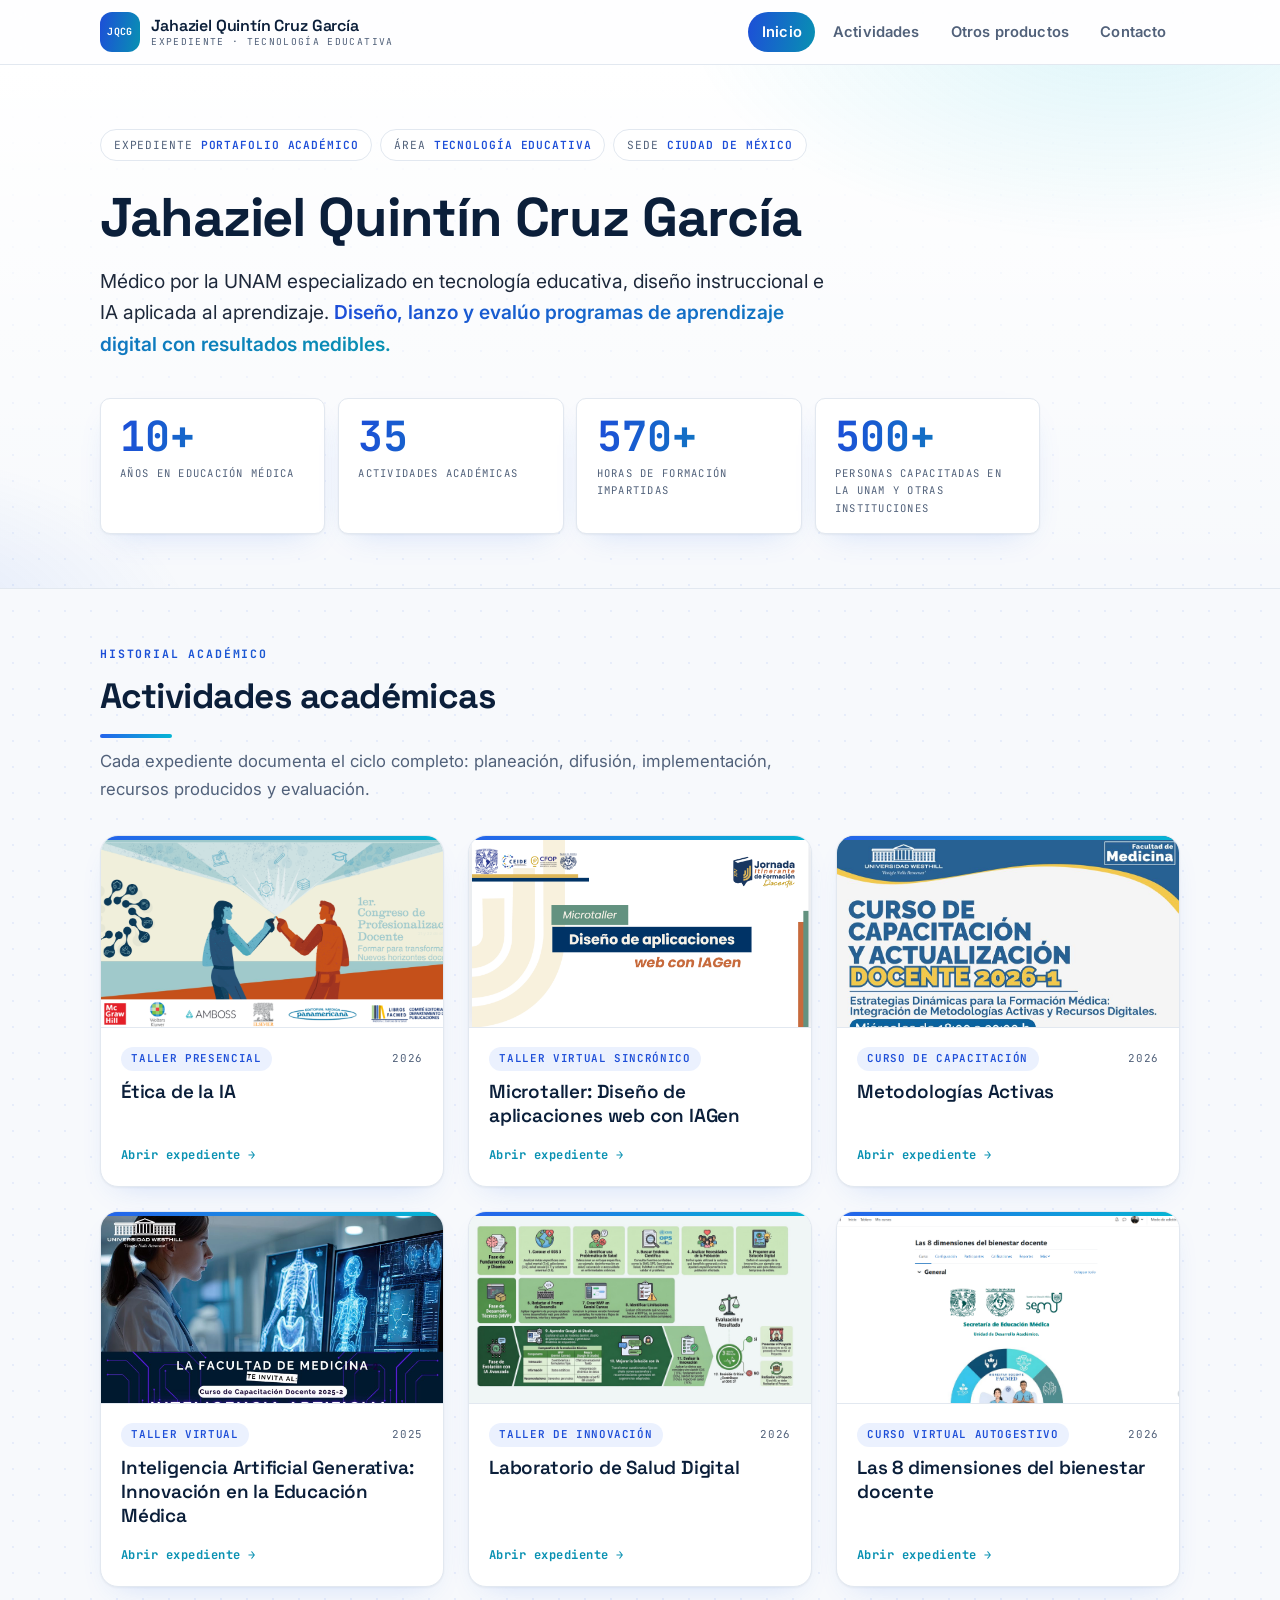
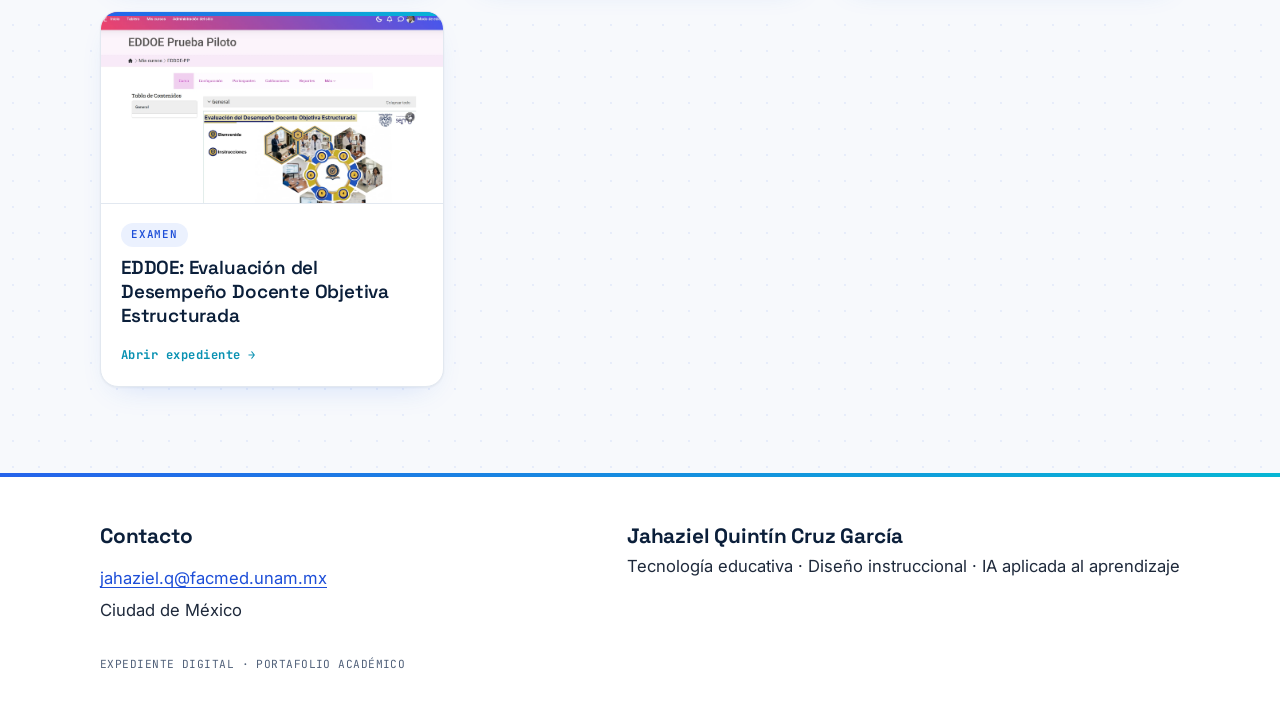
<file: index.html>
<!DOCTYPE html>
<html lang="es">
<head>
<meta charset="UTF-8">
<meta name="viewport" content="width=device-width, initial-scale=1.0">
<title>Jahaziel Quintín Cruz García — Portafolio de tecnología educativa</title>
<meta name="description" content="Portafolio profesional de Jahaziel Quintín Cruz García: diseño, lanzamiento y evaluación de programas de aprendizaje digital con resultados medibles.">
<link rel="preconnect" href="https://fonts.googleapis.com">
<link rel="preconnect" href="https://fonts.gstatic.com" crossorigin>
<link href="https://fonts.googleapis.com/css2?family=Space+Grotesk:wght@500;600;700&family=JetBrains+Mono:wght@400;600;700&family=Inter:ital,wght@0,400;0,600;0,700;1,400&display=swap" rel="stylesheet">
<link rel="stylesheet" href="assets/css/estilos.css">
</head>
<body>

<header class="encabezado">
  <div class="contenedor encabezado__interno">
    <a class="marca" href="index.html">
      <span class="marca__sello" aria-hidden="true">JQCG</span>
      <span class="marca__texto">
        <span class="marca__nombre">Jahaziel Quintín Cruz García</span>
        <span class="marca__sub">Expediente · Tecnología educativa</span>
      </span>
    </a>
    <nav class="nav" aria-label="Navegación principal">
      <button class="nav__boton" aria-expanded="false" aria-controls="menu-principal">MENÚ</button>
      <ul class="nav__lista" id="menu-principal">
        <li><a href="index.html" aria-current="page">Inicio</a></li>
        <li><a href="index.html#actividades">Actividades</a></li>
        <li><a href="otros-productos.html">Otros productos</a></li>
        <li><a href="index.html#contacto">Contacto</a></li>
      </ul>
    </nav>
  </div>
</header>

<main id="contenido">

  <!-- ============ PORTADA ============ -->
  <section class="portada">
    <div class="contenedor">
      <p class="portada__ficha">
        <span>EXPEDIENTE&nbsp;<strong>PORTAFOLIO ACADÉMICO</strong></span>
        <span>ÁREA&nbsp;<strong>TECNOLOGÍA EDUCATIVA</strong></span>
        <span>SEDE&nbsp;<strong>CIUDAD DE MÉXICO</strong></span>
      </p>
      <h1>Jahaziel Quintín Cruz García</h1>
      <p class="portada__tesis">
        Médico por la UNAM especializado en tecnología educativa, diseño instruccional
        e IA aplicada al aprendizaje. <em>Diseño, lanzo y evalúo programas de aprendizaje
        digital con resultados medibles.</em>
      </p>

      <ul class="indicadores">
        <li class="indicador">
          <p class="indicador__valor">10+</p>
          <p class="indicador__nombre">Años en educación médica</p>
        </li>
        <li class="indicador">
          <p class="indicador__valor">35</p>
          <p class="indicador__nombre">Actividades académicas</p>
        </li>
        <li class="indicador">
          <p class="indicador__valor">570+</p>
          <p class="indicador__nombre">Horas de formación impartidas</p>
        </li>
        <li class="indicador">
          <p class="indicador__valor">500+</p>
          <p class="indicador__nombre">Personas capacitadas en la UNAM y otras instituciones</p>
        </li>
      </ul>
    </div>
  </section>

  <!-- ============ ACTIVIDADES ============ -->
  <section class="seccion" id="actividades">
    <div class="contenedor">
      <header class="seccion__cabeza">
        <p class="seccion__etiqueta">Historial académico</p>
        <h2 class="seccion__titulo">Actividades académicas</h2>
        <p class="seccion__intro">Cada expediente documenta el ciclo completo: planeación, difusión, implementación, recursos producidos y evaluación.</p>
      </header>

      <ul class="fichas">
        <li class="ficha">
          <div class="ficha__imagen">
            <img src="assets/img/etica-difusion-congreso.png" alt="Cartel del 1er Congreso de Profesionalización Docente, sede del taller Ética de la IA">
          </div>
          <div class="ficha__cuerpo">
            <p class="ficha__meta"><span class="tipo">Taller presencial</span><span>2026</span></p>
            <h3 class="ficha__titulo"><a href="actividades/etica-de-la-ia.html">Ética de la IA</a></h3>
            <p class="ficha__abrir" aria-hidden="true">Abrir expediente →</p>
          </div>
        </li>

        <li class="ficha">
          <div class="ficha__imagen">
            <img src="assets/img/microtaller-planeacion-cartel.png" alt="Cartel del Microtaller Diseño de aplicaciones web con IAGen, Jornada Itinerante de Formación Docente">
          </div>
          <div class="ficha__cuerpo">
            <p class="ficha__meta"><span class="tipo">Taller virtual sincrónico</span></p>
            <h3 class="ficha__titulo"><a href="actividades/microtaller-iagen.html">Microtaller: Diseño de aplicaciones web con IAGen</a></h3>
            <p class="ficha__abrir" aria-hidden="true">Abrir expediente →</p>
          </div>
        </li>

        <li class="ficha">
          <div class="ficha__imagen">
            <img src="assets/img/metodologias-difusion-cartel.png" alt="Cartel del Curso de Capacitación y Actualización Docente 2026-1 sobre metodologías activas">
          </div>
          <div class="ficha__cuerpo">
            <p class="ficha__meta"><span class="tipo">Curso de capacitación</span><span>2026</span></p>
            <h3 class="ficha__titulo"><a href="actividades/metodologias-activas.html">Metodologías Activas</a></h3>
            <p class="ficha__abrir" aria-hidden="true">Abrir expediente →</p>
          </div>
        </li>

        <li class="ficha">
          <div class="ficha__imagen">
            <img src="assets/img/iagen-difusion-cartel.png" alt="Cartel del curso Inteligencia Artificial Generativa: Innovación en la Educación Médica">
          </div>
          <div class="ficha__cuerpo">
            <p class="ficha__meta"><span class="tipo">Taller virtual</span><span>2025</span></p>
            <h3 class="ficha__titulo"><a href="actividades/iagen-innovacion.html">Inteligencia Artificial Generativa: Innovación en la Educación Médica</a></h3>
            <p class="ficha__abrir" aria-hidden="true">Abrir expediente →</p>
          </div>
        </li>

        <li class="ficha">
          <div class="ficha__imagen">
            <img src="assets/img/laboratorio-recurso-metodologia.png" alt="Infografía de la metodología por fases del Laboratorio de Salud Digital">
          </div>
          <div class="ficha__cuerpo">
            <p class="ficha__meta"><span class="tipo">Taller de innovación</span><span>2026</span></p>
            <h3 class="ficha__titulo"><a href="actividades/laboratorio-salud-digital.html">Laboratorio de Salud Digital</a></h3>
            <p class="ficha__abrir" aria-hidden="true">Abrir expediente →</p>
          </div>
        </li>

        <li class="ficha">
          <div class="ficha__imagen">
            <img src="assets/img/bienestar-recurso-moodle.png" alt="Aula virtual en Moodle del curso Las 8 dimensiones del bienestar docente">
          </div>
          <div class="ficha__cuerpo">
            <p class="ficha__meta"><span class="tipo">Curso virtual autogestivo</span><span>2026</span></p>
            <h3 class="ficha__titulo"><a href="actividades/bienestar-docente.html">Las 8 dimensiones del bienestar docente</a></h3>
            <p class="ficha__abrir" aria-hidden="true">Abrir expediente →</p>
          </div>
        </li>

        <li class="ficha">
          <div class="ficha__imagen">
            <img src="assets/img/eddoe-implementacion-moodle.png" alt="Aula del curso EDDOE Prueba Piloto en Moodle, con la portada Evaluación del Desempeño Docente Objetiva Estructurada">
          </div>
          <div class="ficha__cuerpo">
            <p class="ficha__meta"><span class="tipo">Examen</span></p>
            <h3 class="ficha__titulo"><a href="actividades/eddoe.html">EDDOE: Evaluación del Desempeño Docente Objetiva Estructurada</a></h3>
            <p class="ficha__abrir" aria-hidden="true">Abrir expediente →</p>
          </div>
        </li>
      </ul>
    </div>
  </section>
</main>

<!-- ============ CONTACTO / PIE ============ -->
<footer class="pie" id="contacto">
  <div class="contenedor">
    <div class="pie__interno">
      <div>
        <h2>Contacto</h2>
        <address>
          <a href="mailto:jahaziel.q@facmed.unam.mx">jahaziel.q@facmed.unam.mx</a><br>
          Ciudad de México
        </address>
      </div>
      <div>
        <h2>Jahaziel Quintín Cruz García</h2>
        <p>Tecnología educativa · Diseño instruccional · IA aplicada al aprendizaje</p>
      </div>
    </div>
    <p class="pie__nota">EXPEDIENTE DIGITAL · PORTAFOLIO ACADÉMICO</p>
  </div>
</footer>

<script src="assets/js/principal.js"></script>
</body>
</html>
</file>
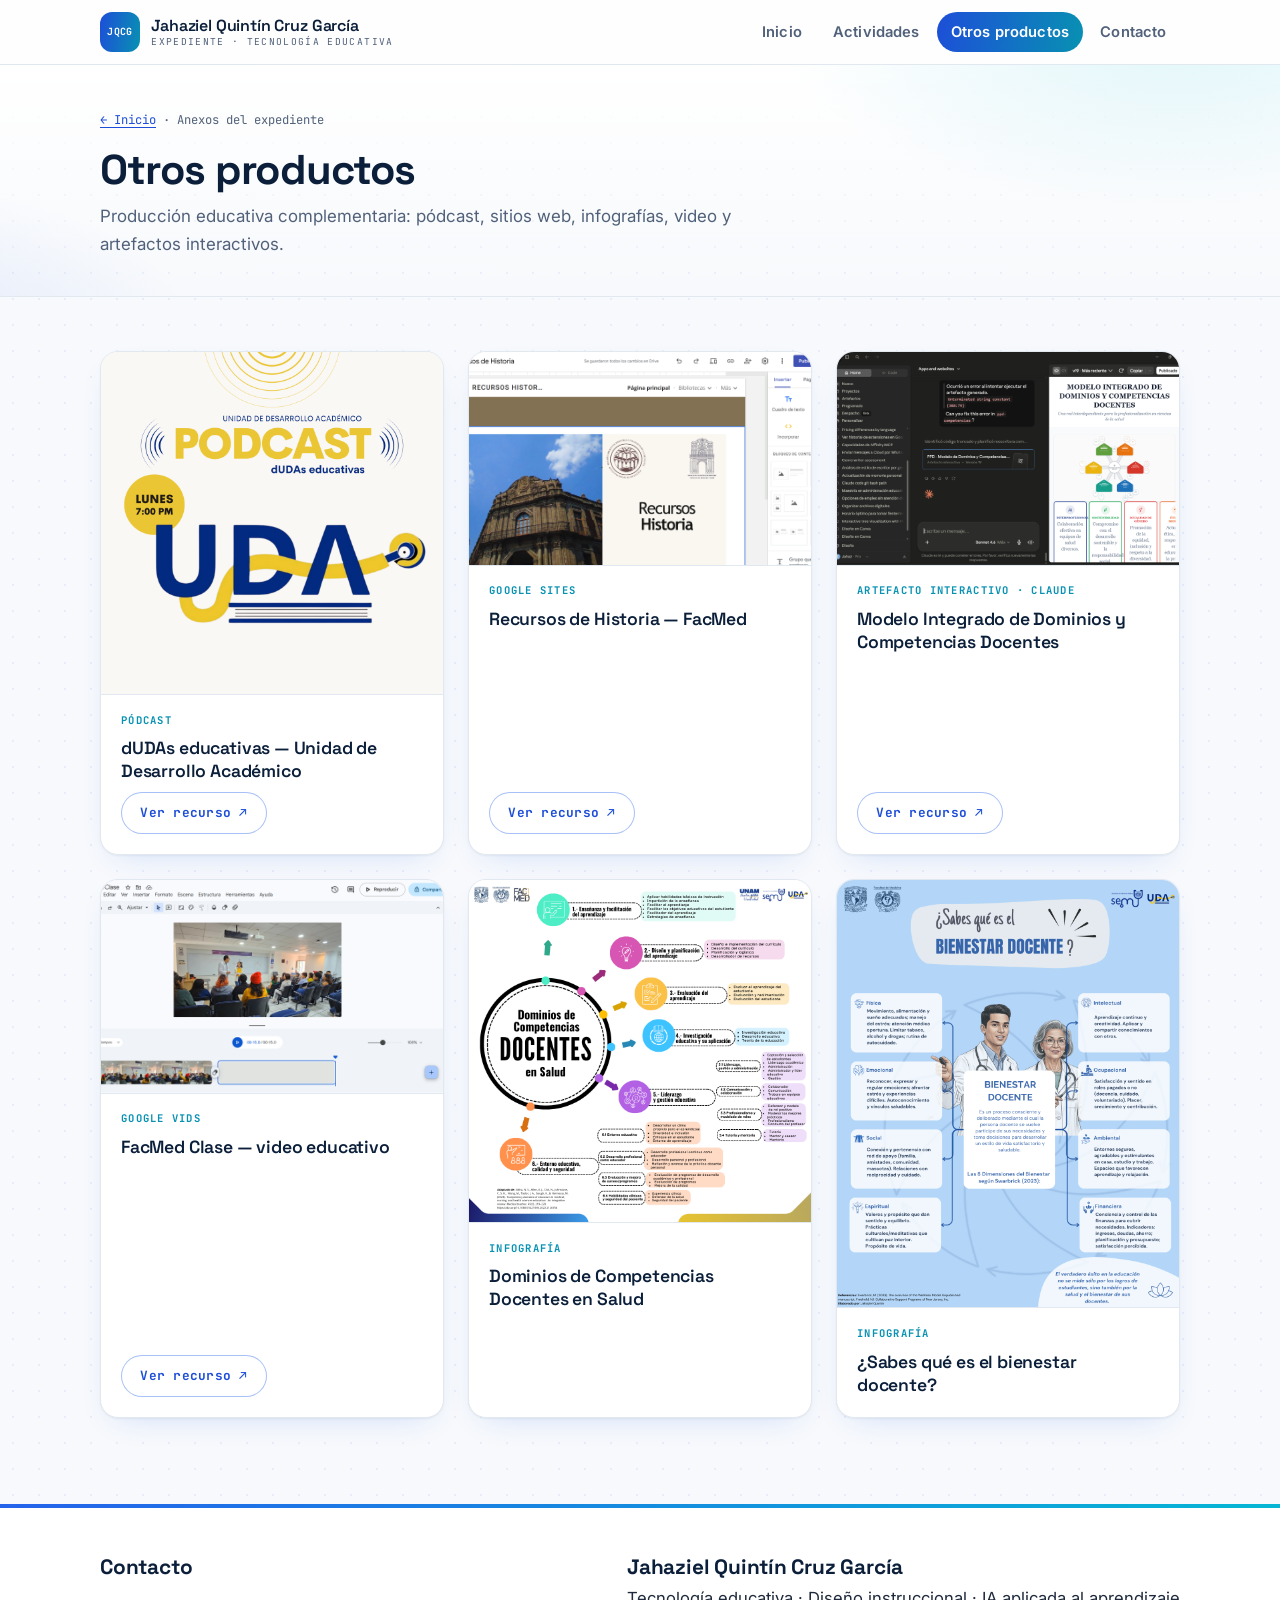
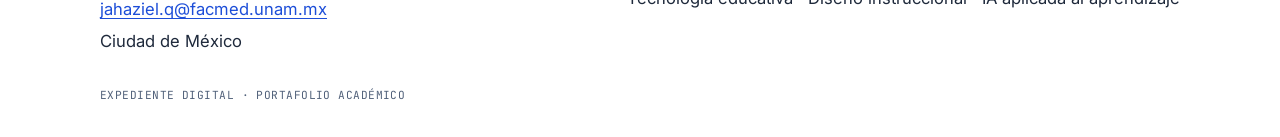
<file: otros-productos.html>
<!DOCTYPE html>
<html lang="es">
<head>
<meta charset="UTF-8">
<meta name="viewport" content="width=device-width, initial-scale=1.0">
<title>Otros productos — Portafolio de Jahaziel Quintín Cruz García</title>
<meta name="description" content="Otros productos educativos de Jahaziel Quintín Cruz García: pódcast, sitios web, infografías, video y artefactos interactivos.">
<link rel="preconnect" href="https://fonts.googleapis.com">
<link rel="preconnect" href="https://fonts.gstatic.com" crossorigin>
<link href="https://fonts.googleapis.com/css2?family=Space+Grotesk:wght@500;600;700&family=JetBrains+Mono:wght@400;600;700&family=Inter:ital,wght@0,400;0,600;0,700;1,400&display=swap" rel="stylesheet">
<link rel="stylesheet" href="assets/css/estilos.css">
</head>
<body>

<header class="encabezado">
  <div class="contenedor encabezado__interno">
    <a class="marca" href="index.html">
      <span class="marca__sello" aria-hidden="true">JQCG</span>
      <span class="marca__texto">
        <span class="marca__nombre">Jahaziel Quintín Cruz García</span>
        <span class="marca__sub">Expediente · Tecnología educativa</span>
      </span>
    </a>
    <nav class="nav" aria-label="Navegación principal">
      <button class="nav__boton" aria-expanded="false" aria-controls="menu-principal">MENÚ</button>
      <ul class="nav__lista" id="menu-principal">
        <li><a href="index.html">Inicio</a></li>
        <li><a href="index.html#actividades">Actividades</a></li>
        <li><a href="otros-productos.html" aria-current="page">Otros productos</a></li>
        <li><a href="index.html#contacto">Contacto</a></li>
      </ul>
    </nav>
  </div>
</header>

<main id="contenido">

  <section class="expediente-cabecera">
    <div class="contenedor">
      <p class="miga"><a href="index.html">← Inicio</a> · Anexos del expediente</p>
      <h1>Otros productos</h1>
      <p class="subtitulo">
        Producción educativa complementaria: pódcast, sitios web, infografías, video y
        artefactos interactivos.
      </p>
    </div>
  </section>

  <section class="seccion">
    <div class="contenedor">
      <ul class="productos">
        <li class="producto">
          <div class="producto__imagen">
            <img src="assets/img/otros-podcast-uda.png" alt="Portada del pódcast dUDAs educativas de la Unidad de Desarrollo Académico, lunes 7:00 p. m.">
          </div>
          <div class="producto__cuerpo">
            <p class="producto__tipo">Pódcast</p>
            <h2 class="producto__titulo">dUDAs educativas — Unidad de Desarrollo Académico</h2>
            <a class="boton boton--dorado" href="https://open.spotify.com/show/2PRDBcXhsDriu7g28T9Ccs?si=92fee06aa477458d" target="_blank" rel="noopener">Ver recurso ↗</a>
          </div>
        </li>

        <li class="producto">
          <div class="producto__imagen">
            <img src="assets/img/otros-sites-historia.png" alt="Sitio web Recursos de Historia creado en Google Sites para la Facultad de Medicina">
          </div>
          <div class="producto__cuerpo">
            <p class="producto__tipo">Google Sites</p>
            <h2 class="producto__titulo">Recursos de Historia — FacMed</h2>
            <a class="boton boton--dorado" href="https://sites.google.com/facmed.unam.mx/recursos-historia/p%C3%A1gina-principal" target="_blank" rel="noopener">Ver recurso ↗</a>
          </div>
        </li>

        <li class="producto">
          <div class="producto__imagen">
            <img src="assets/img/otros-claude-artefacto.png" alt="Artefacto interactivo en Claude: Modelo Integrado de Dominios y Competencias Docentes">
          </div>
          <div class="producto__cuerpo">
            <p class="producto__tipo">Artefacto interactivo · Claude</p>
            <h2 class="producto__titulo">Modelo Integrado de Dominios y Competencias Docentes</h2>
            <a class="boton boton--dorado" href="https://claude.ai/public/artifacts/39326fb4-b8fe-4f1a-9433-aad79cac2959" target="_blank" rel="noopener">Ver recurso ↗</a>
          </div>
        </li>

        <li class="producto">
          <div class="producto__imagen">
            <img src="assets/img/otros-googlevids-facmed.png" alt="Edición del video FacMed Clase en Google Vids">
          </div>
          <div class="producto__cuerpo">
            <p class="producto__tipo">Google Vids</p>
            <h2 class="producto__titulo">FacMed Clase — video educativo</h2>
            <a class="boton boton--dorado" href="https://docs.google.com/videos/d/1sOYVPjfvUuGqva1VxjGAtzi4-dXdFnvjrOxD7CScd5M/edit?usp=sharing" target="_blank" rel="noopener">Ver recurso ↗</a>
          </div>
        </li>

        <li class="producto">
          <div class="producto__imagen">
            <img src="assets/img/otros-infografia-competencias.png" alt="Infografía Dominios de Competencias Docentes en Salud">
          </div>
          <div class="producto__cuerpo">
            <p class="producto__tipo">Infografía</p>
            <h2 class="producto__titulo">Dominios de Competencias Docentes en Salud</h2>
          </div>
        </li>

        <li class="producto">
          <div class="producto__imagen">
            <img src="assets/img/otros-infografia-bienestar.png" alt="Infografía ¿Sabes qué es el bienestar docente? con las 8 dimensiones según Swarbrick">
          </div>
          <div class="producto__cuerpo">
            <p class="producto__tipo">Infografía</p>
            <h2 class="producto__titulo">¿Sabes qué es el bienestar docente?</h2>
          </div>
        </li>
      </ul>
    </div>
  </section>
</main>

<footer class="pie" id="contacto">
  <div class="contenedor">
    <div class="pie__interno">
      <div>
        <h2>Contacto</h2>
        <address>
          <a href="mailto:jahaziel.q@facmed.unam.mx">jahaziel.q@facmed.unam.mx</a><br>
          Ciudad de México
        </address>
      </div>
      <div>
        <h2>Jahaziel Quintín Cruz García</h2>
        <p>Tecnología educativa · Diseño instruccional · IA aplicada al aprendizaje</p>
      </div>
    </div>
    <p class="pie__nota">EXPEDIENTE DIGITAL · PORTAFOLIO ACADÉMICO</p>
  </div>
</footer>

<script src="assets/js/principal.js"></script>
</body>
</html>
</file>
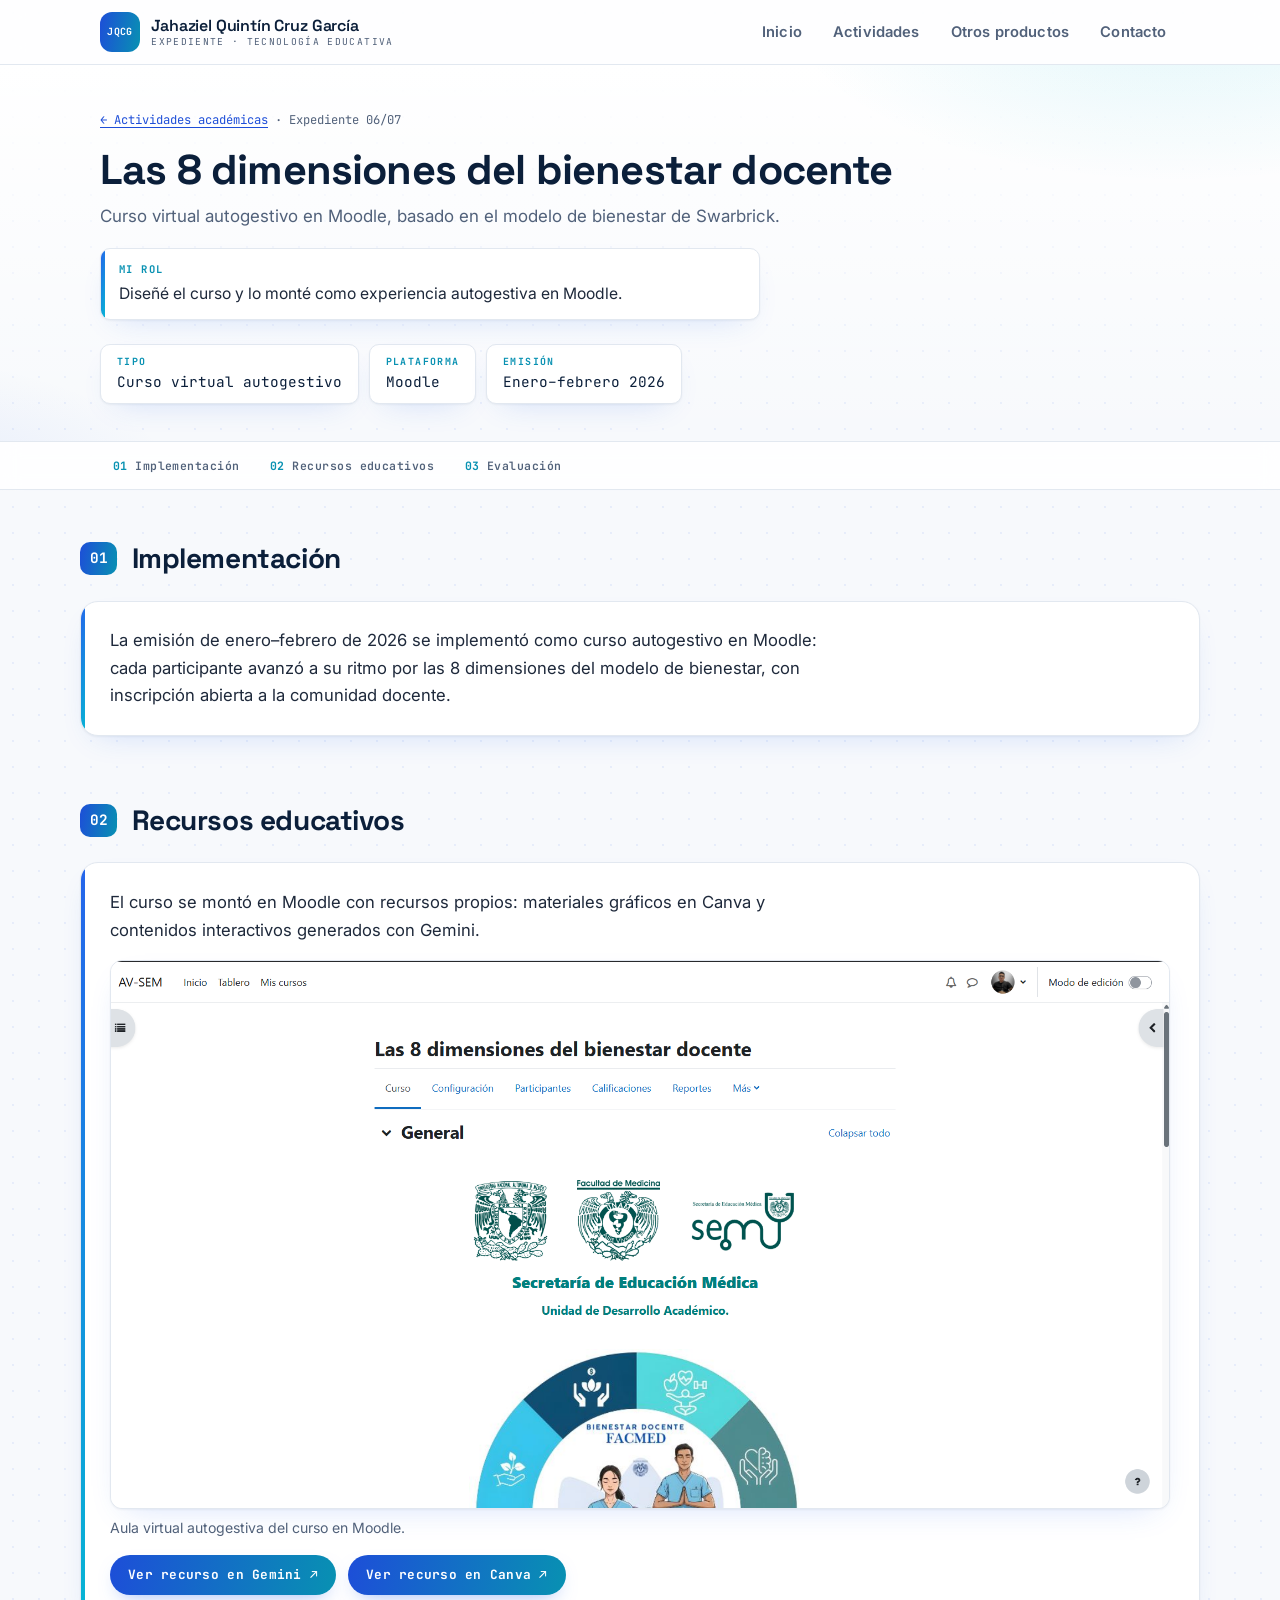
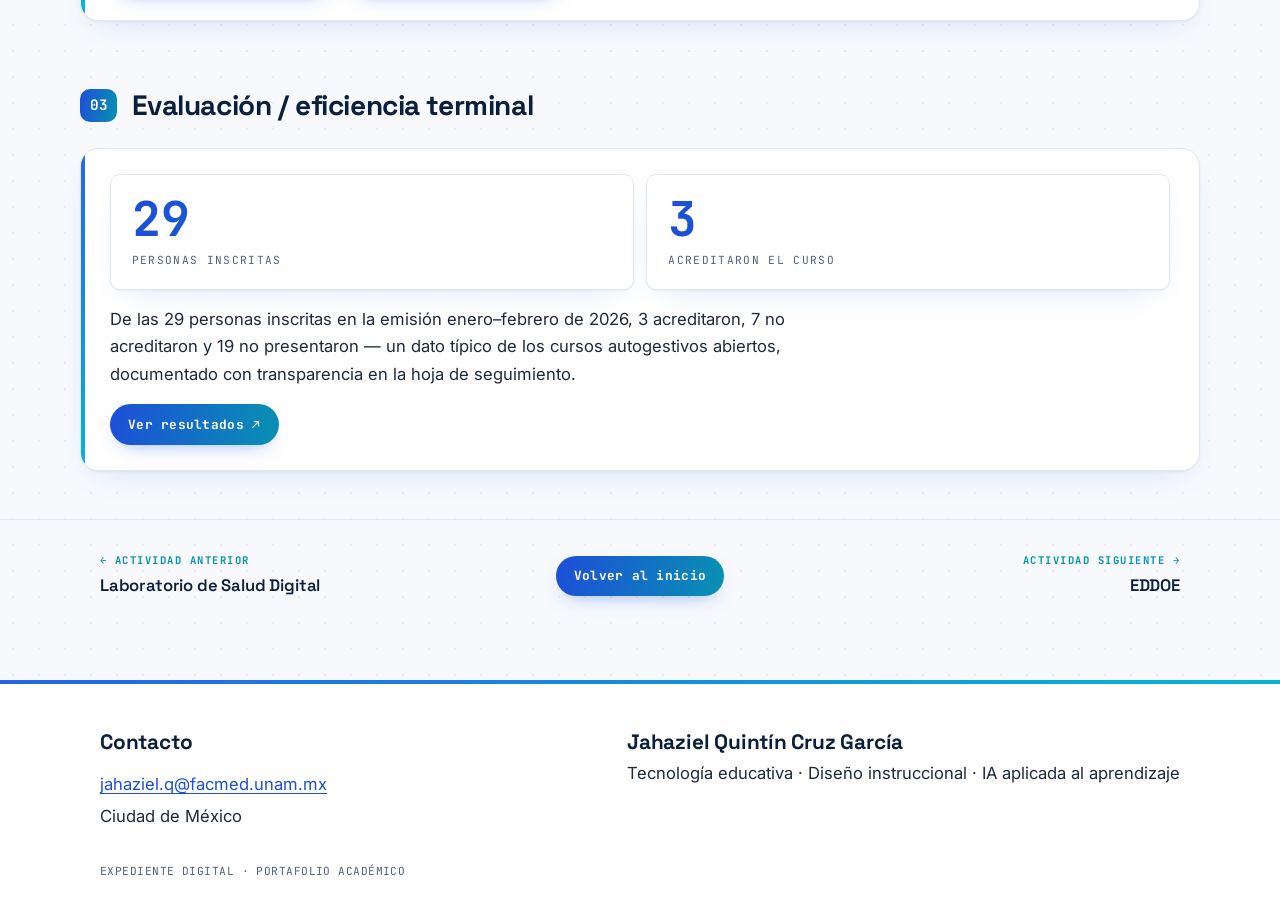
<file: actividades/bienestar-docente.html>
<!DOCTYPE html>
<html lang="es">
<head>
<meta charset="UTF-8">
<meta name="viewport" content="width=device-width, initial-scale=1.0">
<title>Las 8 dimensiones del bienestar docente — Portafolio de Jahaziel Quintín Cruz García</title>
<meta name="description" content="Expediente del curso virtual autogestivo Las 8 dimensiones del bienestar docente: recursos educativos y evaluación.">
<link rel="preconnect" href="https://fonts.googleapis.com">
<link rel="preconnect" href="https://fonts.gstatic.com" crossorigin>
<link href="https://fonts.googleapis.com/css2?family=Space+Grotesk:wght@500;600;700&family=JetBrains+Mono:wght@400;600;700&family=Inter:ital,wght@0,400;0,600;0,700;1,400&display=swap" rel="stylesheet">
<link rel="stylesheet" href="../assets/css/estilos.css">
</head>
<body>

<header class="encabezado">
  <div class="contenedor encabezado__interno">
    <a class="marca" href="../index.html">
      <span class="marca__sello" aria-hidden="true">JQCG</span>
      <span class="marca__texto">
        <span class="marca__nombre">Jahaziel Quintín Cruz García</span>
        <span class="marca__sub">Expediente · Tecnología educativa</span>
      </span>
    </a>
    <nav class="nav" aria-label="Navegación principal">
      <button class="nav__boton" aria-expanded="false" aria-controls="menu-principal">MENÚ</button>
      <ul class="nav__lista" id="menu-principal">
        <li><a href="../index.html">Inicio</a></li>
        <li><a href="../index.html#actividades">Actividades</a></li>
        <li><a href="../otros-productos.html">Otros productos</a></li>
        <li><a href="../index.html#contacto">Contacto</a></li>
      </ul>
    </nav>
  </div>
</header>

<main id="contenido">

  <section class="expediente-cabecera">
    <div class="contenedor">
      <p class="miga"><a href="../index.html#actividades">← Actividades académicas</a> · Expediente 06/07</p>
      <h1>Las 8 dimensiones del bienestar docente</h1>
      <p class="subtitulo">
        Curso virtual autogestivo en Moodle, basado en el modelo de bienestar de Swarbrick.
      </p>
      <p class="mi-rol"><strong>Mi rol</strong> Diseñé el curso y lo monté como experiencia autogestiva en Moodle.</p>
      <dl class="expediente-datos">
        <div><dt>Tipo</dt><dd>Curso virtual autogestivo</dd></div>
        <div><dt>Plataforma</dt><dd>Moodle</dd></div>
        <div><dt>Emisión</dt><dd>Enero–febrero 2026</dd></div>
      </dl>
    </div>
  </section>

  <nav class="fases-indice" aria-label="Fases de la actividad">
    <ol>
      <li><a href="#implementacion"><strong>01</strong> Implementación</a></li>
      <li><a href="#recursos"><strong>02</strong> Recursos educativos</a></li>
      <li><a href="#evaluacion"><strong>03</strong> Evaluación</a></li>
    </ol>
  </nav>

  <section class="fase contenedor" id="implementacion">
    <header class="fase__cabeza">
      <span class="fase__numero" aria-hidden="true">01</span>
      <h2 class="fase__titulo">Implementación</h2>
    </header>
    <div class="fase__contenido">
      <p>
        La emisión de enero–febrero de 2026 se implementó como curso autogestivo en Moodle:
        cada participante avanzó a su ritmo por las 8 dimensiones del modelo de bienestar,
        con inscripción abierta a la comunidad docente.
      </p>
    </div>
  </section>

  <section class="fase contenedor" id="recursos">
    <header class="fase__cabeza">
      <span class="fase__numero" aria-hidden="true">02</span>
      <h2 class="fase__titulo">Recursos educativos</h2>
    </header>
    <div class="fase__contenido">
      <p>
        El curso se montó en Moodle con recursos propios: materiales gráficos en Canva
        y contenidos interactivos generados con Gemini.
      </p>
      <div class="galeria">
        <figure class="figura">
          <img src="../assets/img/bienestar-recurso-moodle.png"
               alt="Aula virtual del curso Las 8 dimensiones del bienestar docente en Moodle">
          <figcaption>Aula virtual autogestiva del curso en Moodle.</figcaption>
        </figure>
      </div>
      <div class="recursos-acciones">
        <a class="boton" href="https://gemini.google.com/share/d01587aa04a1" target="_blank" rel="noopener">Ver recurso en Gemini ↗</a>
        <a class="boton" href="https://canva.link/7uzbyatk8v3e9k1" target="_blank" rel="noopener">Ver recurso en Canva ↗</a>
      </div>
    </div>
  </section>

  <section class="fase contenedor" id="evaluacion">
    <header class="fase__cabeza">
      <span class="fase__numero" aria-hidden="true">03</span>
      <h2 class="fase__titulo">Evaluación / eficiencia terminal</h2>
    </header>
    <div class="fase__contenido">
      <dl class="metricas">
        <div class="metrica">
          <dd class="metrica__valor">29</dd>
          <dt class="metrica__nombre">Personas inscritas</dt>
        </div>
        <div class="metrica">
          <dd class="metrica__valor">3</dd>
          <dt class="metrica__nombre">Acreditaron el curso</dt>
        </div>
      </dl>
      <p>
        De las 29 personas inscritas en la emisión enero–febrero de 2026, 3 acreditaron,
        7 no acreditaron y 19 no presentaron — un dato típico de los cursos autogestivos
        abiertos, documentado con transparencia en la hoja de seguimiento.
      </p>
      <div class="recursos-acciones">
        <a class="boton" href="https://docs.google.com/spreadsheets/d/1Ffb4ve6KQE2SdjmiSyetU16KiwdTI0ZnplZDr7eD9m8/edit?gid=1001#gid=1001" target="_blank" rel="noopener">Ver resultados ↗</a>
      </div>
    </div>
  </section>

  <nav class="paginacion" aria-label="Navegación entre actividades">
    <div class="contenedor paginacion__interno">
      <a href="laboratorio-salud-digital.html" class="paginacion__lado">
        <span class="paginacion__rotulo">← Actividad anterior</span>
        <span class="paginacion__titulo">Laboratorio de Salud Digital</span>
      </a>
      <a class="boton" href="../index.html#actividades">Volver al inicio</a>
      <a href="eddoe.html" class="paginacion__lado paginacion__lado--sig">
        <span class="paginacion__rotulo">Actividad siguiente →</span>
        <span class="paginacion__titulo">EDDOE</span>
      </a>
    </div>
  </nav>
</main>

<footer class="pie" id="contacto">
  <div class="contenedor">
    <div class="pie__interno">
      <div>
        <h2>Contacto</h2>
        <address>
          <a href="mailto:jahaziel.q@facmed.unam.mx">jahaziel.q@facmed.unam.mx</a><br>
          Ciudad de México
        </address>
      </div>
      <div>
        <h2>Jahaziel Quintín Cruz García</h2>
        <p>Tecnología educativa · Diseño instruccional · IA aplicada al aprendizaje</p>
      </div>
    </div>
    <p class="pie__nota">EXPEDIENTE DIGITAL · PORTAFOLIO ACADÉMICO</p>
  </div>
</footer>

<script src="../assets/js/principal.js"></script>
</body>
</html>
</file>
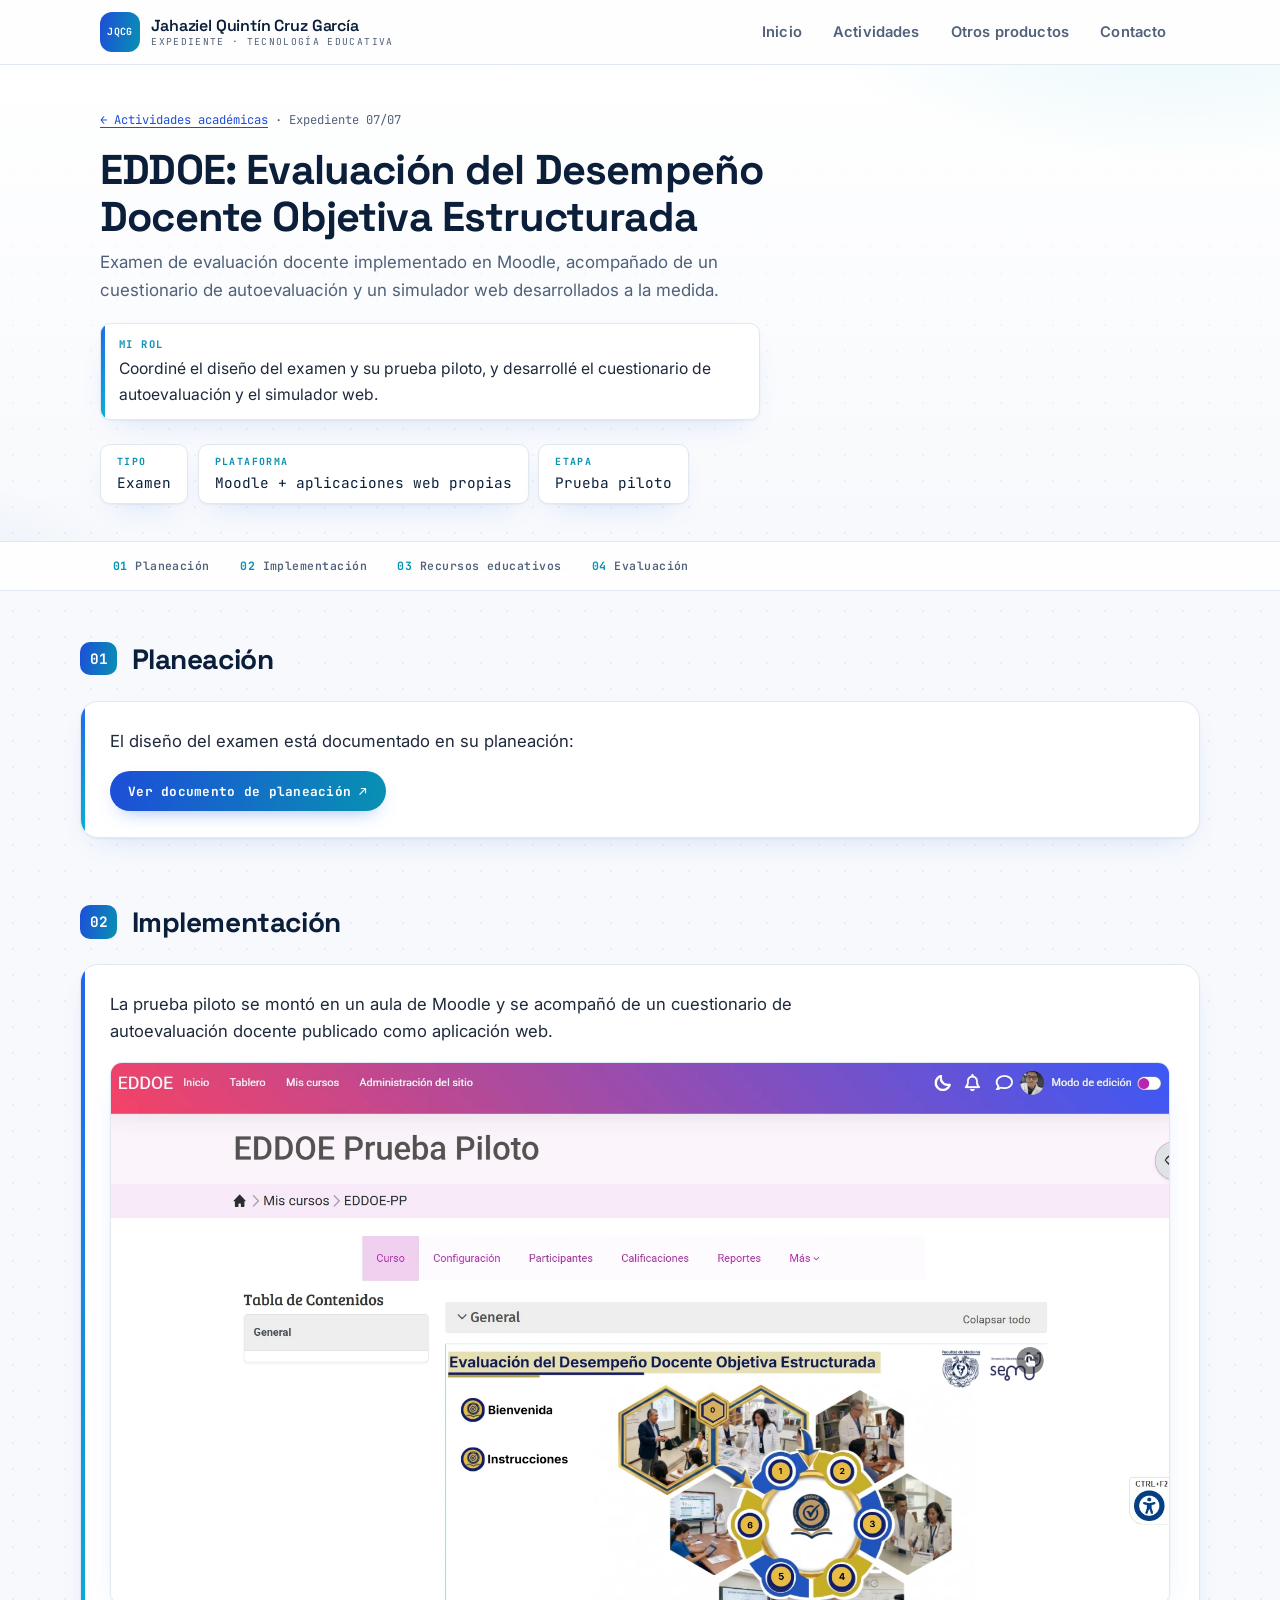
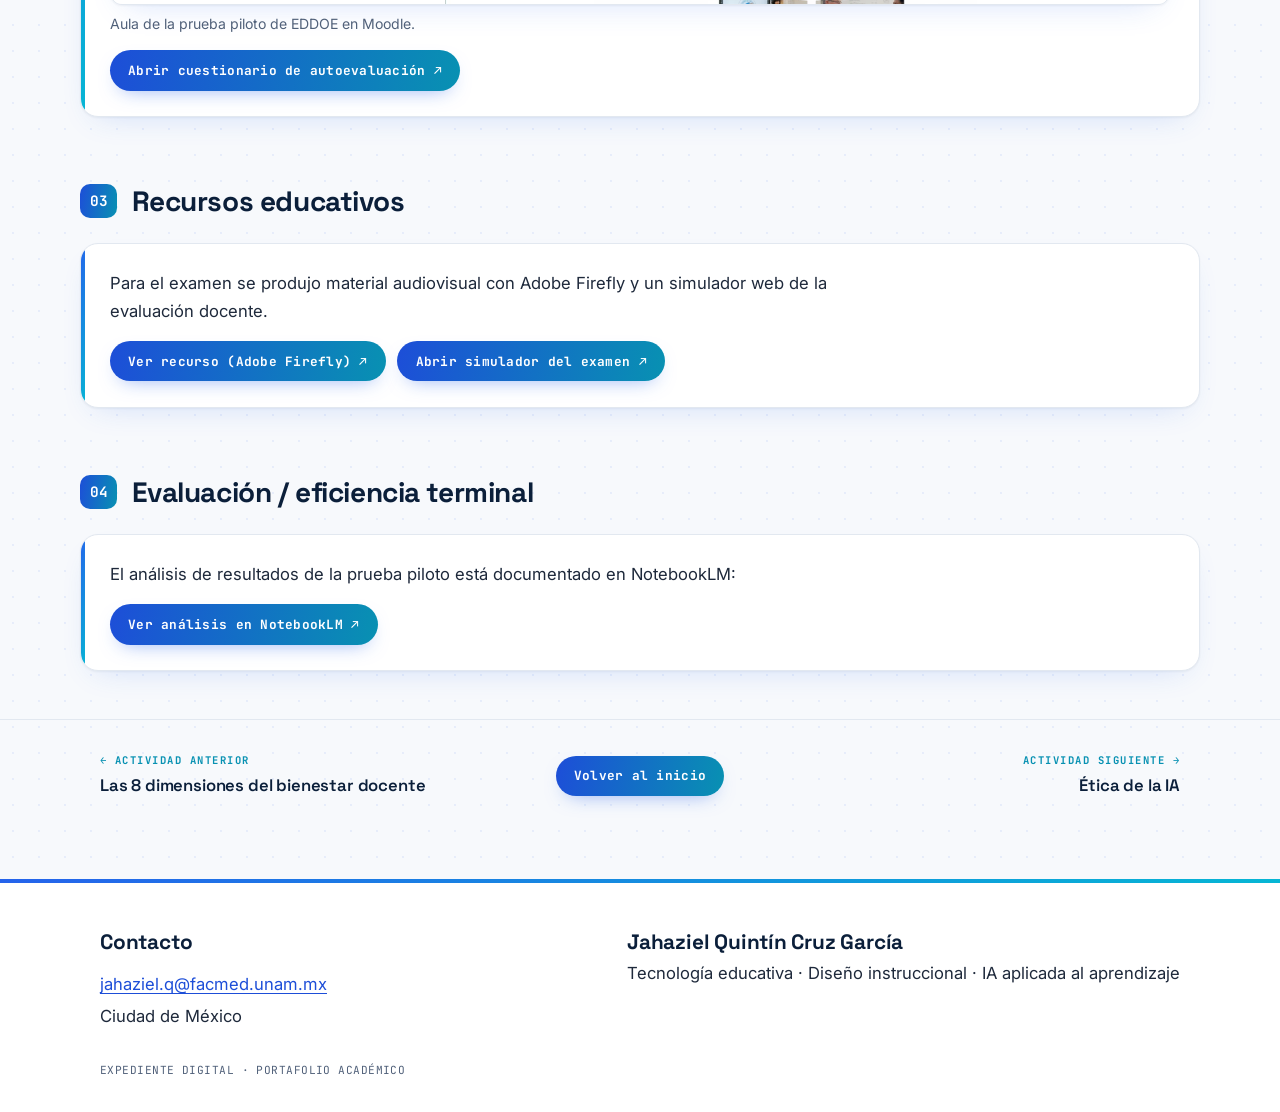
<file: actividades/eddoe.html>
<!DOCTYPE html>
<html lang="es">
<head>
<meta charset="UTF-8">
<meta name="viewport" content="width=device-width, initial-scale=1.0">
<title>EDDOE: Evaluación del Desempeño Docente Objetiva Estructurada — Portafolio de Jahaziel Quintín Cruz García</title>
<meta name="description" content="Expediente de EDDOE, Evaluación del Desempeño Docente Objetiva Estructurada: planeación, implementación, recursos educativos y evaluación.">
<link rel="preconnect" href="https://fonts.googleapis.com">
<link rel="preconnect" href="https://fonts.gstatic.com" crossorigin>
<link href="https://fonts.googleapis.com/css2?family=Space+Grotesk:wght@500;600;700&family=JetBrains+Mono:wght@400;600;700&family=Inter:ital,wght@0,400;0,600;0,700;1,400&display=swap" rel="stylesheet">
<link rel="stylesheet" href="../assets/css/estilos.css">
</head>
<body>

<header class="encabezado">
  <div class="contenedor encabezado__interno">
    <a class="marca" href="../index.html">
      <span class="marca__sello" aria-hidden="true">JQCG</span>
      <span class="marca__texto">
        <span class="marca__nombre">Jahaziel Quintín Cruz García</span>
        <span class="marca__sub">Expediente · Tecnología educativa</span>
      </span>
    </a>
    <nav class="nav" aria-label="Navegación principal">
      <button class="nav__boton" aria-expanded="false" aria-controls="menu-principal">MENÚ</button>
      <ul class="nav__lista" id="menu-principal">
        <li><a href="../index.html">Inicio</a></li>
        <li><a href="../index.html#actividades">Actividades</a></li>
        <li><a href="../otros-productos.html">Otros productos</a></li>
        <li><a href="../index.html#contacto">Contacto</a></li>
      </ul>
    </nav>
  </div>
</header>

<main id="contenido">

  <section class="expediente-cabecera">
    <div class="contenedor">
      <p class="miga"><a href="../index.html#actividades">← Actividades académicas</a> · Expediente 07/07</p>
      <h1>EDDOE: Evaluación del Desempeño Docente Objetiva Estructurada</h1>
      <p class="subtitulo">
        Examen de evaluación docente implementado en Moodle, acompañado de un cuestionario de
        autoevaluación y un simulador web desarrollados a la medida.
      </p>
      <p class="mi-rol"><strong>Mi rol</strong> Coordiné el diseño del examen y su prueba piloto, y desarrollé el cuestionario de autoevaluación y el simulador web.</p>
      <dl class="expediente-datos">
        <div><dt>Tipo</dt><dd>Examen</dd></div>
        <div><dt>Plataforma</dt><dd>Moodle + aplicaciones web propias</dd></div>
        <div><dt>Etapa</dt><dd>Prueba piloto</dd></div>
      </dl>
    </div>
  </section>

  <nav class="fases-indice" aria-label="Fases de la actividad">
    <ol>
      <li><a href="#planeacion"><strong>01</strong> Planeación</a></li>
      <li><a href="#implementacion"><strong>02</strong> Implementación</a></li>
      <li><a href="#recursos"><strong>03</strong> Recursos educativos</a></li>
      <li><a href="#evaluacion"><strong>04</strong> Evaluación</a></li>
    </ol>
  </nav>

  <section class="fase contenedor" id="planeacion">
    <header class="fase__cabeza">
      <span class="fase__numero" aria-hidden="true">01</span>
      <h2 class="fase__titulo">Planeación</h2>
    </header>
    <div class="fase__contenido">
      <p>El diseño del examen está documentado en su planeación:</p>
      <div class="recursos-acciones">
        <a class="boton" href="https://docs.google.com/document/d/1SkMmm-hgcq4hR0jhT1KqfXz4IgYFjfAPzWqRRUsqhrQ/edit?usp=sharing" target="_blank" rel="noopener">Ver documento de planeación ↗</a>
      </div>
    </div>
  </section>

  <section class="fase contenedor" id="implementacion">
    <header class="fase__cabeza">
      <span class="fase__numero" aria-hidden="true">02</span>
      <h2 class="fase__titulo">Implementación</h2>
    </header>
    <div class="fase__contenido">
      <p>
        La prueba piloto se montó en un aula de Moodle y se acompañó de un cuestionario de
        autoevaluación docente publicado como aplicación web.
      </p>
      <div class="galeria">
        <figure class="figura">
          <img src="../assets/img/eddoe-implementacion-moodle.png"
               alt="Aula del curso EDDOE Prueba Piloto en Moodle, con la portada Evaluación del Desempeño Docente Objetiva Estructurada y las secciones de bienvenida e instrucciones">
          <figcaption>Aula de la prueba piloto de EDDOE en Moodle.</figcaption>
        </figure>
      </div>
      <div class="recursos-acciones">
        <a class="boton" href="https://jahazielq.github.io/cuestionario-autoevaluacion-docente/" target="_blank" rel="noopener">Abrir cuestionario de autoevaluación ↗</a>
      </div>
    </div>
  </section>

  <section class="fase contenedor" id="recursos">
    <header class="fase__cabeza">
      <span class="fase__numero" aria-hidden="true">03</span>
      <h2 class="fase__titulo">Recursos educativos</h2>
    </header>
    <div class="fase__contenido">
      <p>
        Para el examen se produjo material audiovisual con Adobe Firefly y un simulador web
        de la evaluación docente.
      </p>
      <div class="recursos-acciones">
        <a class="boton" href="https://drive.google.com/file/d/1MDKXP-n19Qn6-L7fCsiKD4lQinn9bjIc/view?usp=sharing" target="_blank" rel="noopener">Ver recurso (Adobe Firefly) ↗</a>
        <a class="boton" href="https://ppe0-simulador-de-evaluaci-n-docente-475423626273.us-west1.run.app/" target="_blank" rel="noopener">Abrir simulador del examen ↗</a>
      </div>
    </div>
  </section>

  <section class="fase contenedor" id="evaluacion">
    <header class="fase__cabeza">
      <span class="fase__numero" aria-hidden="true">04</span>
      <h2 class="fase__titulo">Evaluación / eficiencia terminal</h2>
    </header>
    <div class="fase__contenido">
      <p>El análisis de resultados de la prueba piloto está documentado en NotebookLM:</p>
      <div class="recursos-acciones">
        <a class="boton" href="https://notebooklm.google.com/notebook/596be36c-511a-4a01-b774-be16a4e5de73" target="_blank" rel="noopener">Ver análisis en NotebookLM ↗</a>
      </div>
    </div>
  </section>

  <nav class="paginacion" aria-label="Navegación entre actividades">
    <div class="contenedor paginacion__interno">
      <a href="bienestar-docente.html" class="paginacion__lado">
        <span class="paginacion__rotulo">← Actividad anterior</span>
        <span class="paginacion__titulo">Las 8 dimensiones del bienestar docente</span>
      </a>
      <a class="boton" href="../index.html#actividades">Volver al inicio</a>
      <a href="etica-de-la-ia.html" class="paginacion__lado paginacion__lado--sig">
        <span class="paginacion__rotulo">Actividad siguiente →</span>
        <span class="paginacion__titulo">Ética de la IA</span>
      </a>
    </div>
  </nav>
</main>

<footer class="pie" id="contacto">
  <div class="contenedor">
    <div class="pie__interno">
      <div>
        <h2>Contacto</h2>
        <address>
          <a href="mailto:jahaziel.q@facmed.unam.mx">jahaziel.q@facmed.unam.mx</a><br>
          Ciudad de México
        </address>
      </div>
      <div>
        <h2>Jahaziel Quintín Cruz García</h2>
        <p>Tecnología educativa · Diseño instruccional · IA aplicada al aprendizaje</p>
      </div>
    </div>
    <p class="pie__nota">EXPEDIENTE DIGITAL · PORTAFOLIO ACADÉMICO</p>
  </div>
</footer>

<script src="../assets/js/principal.js"></script>
</body>
</html>
</file>
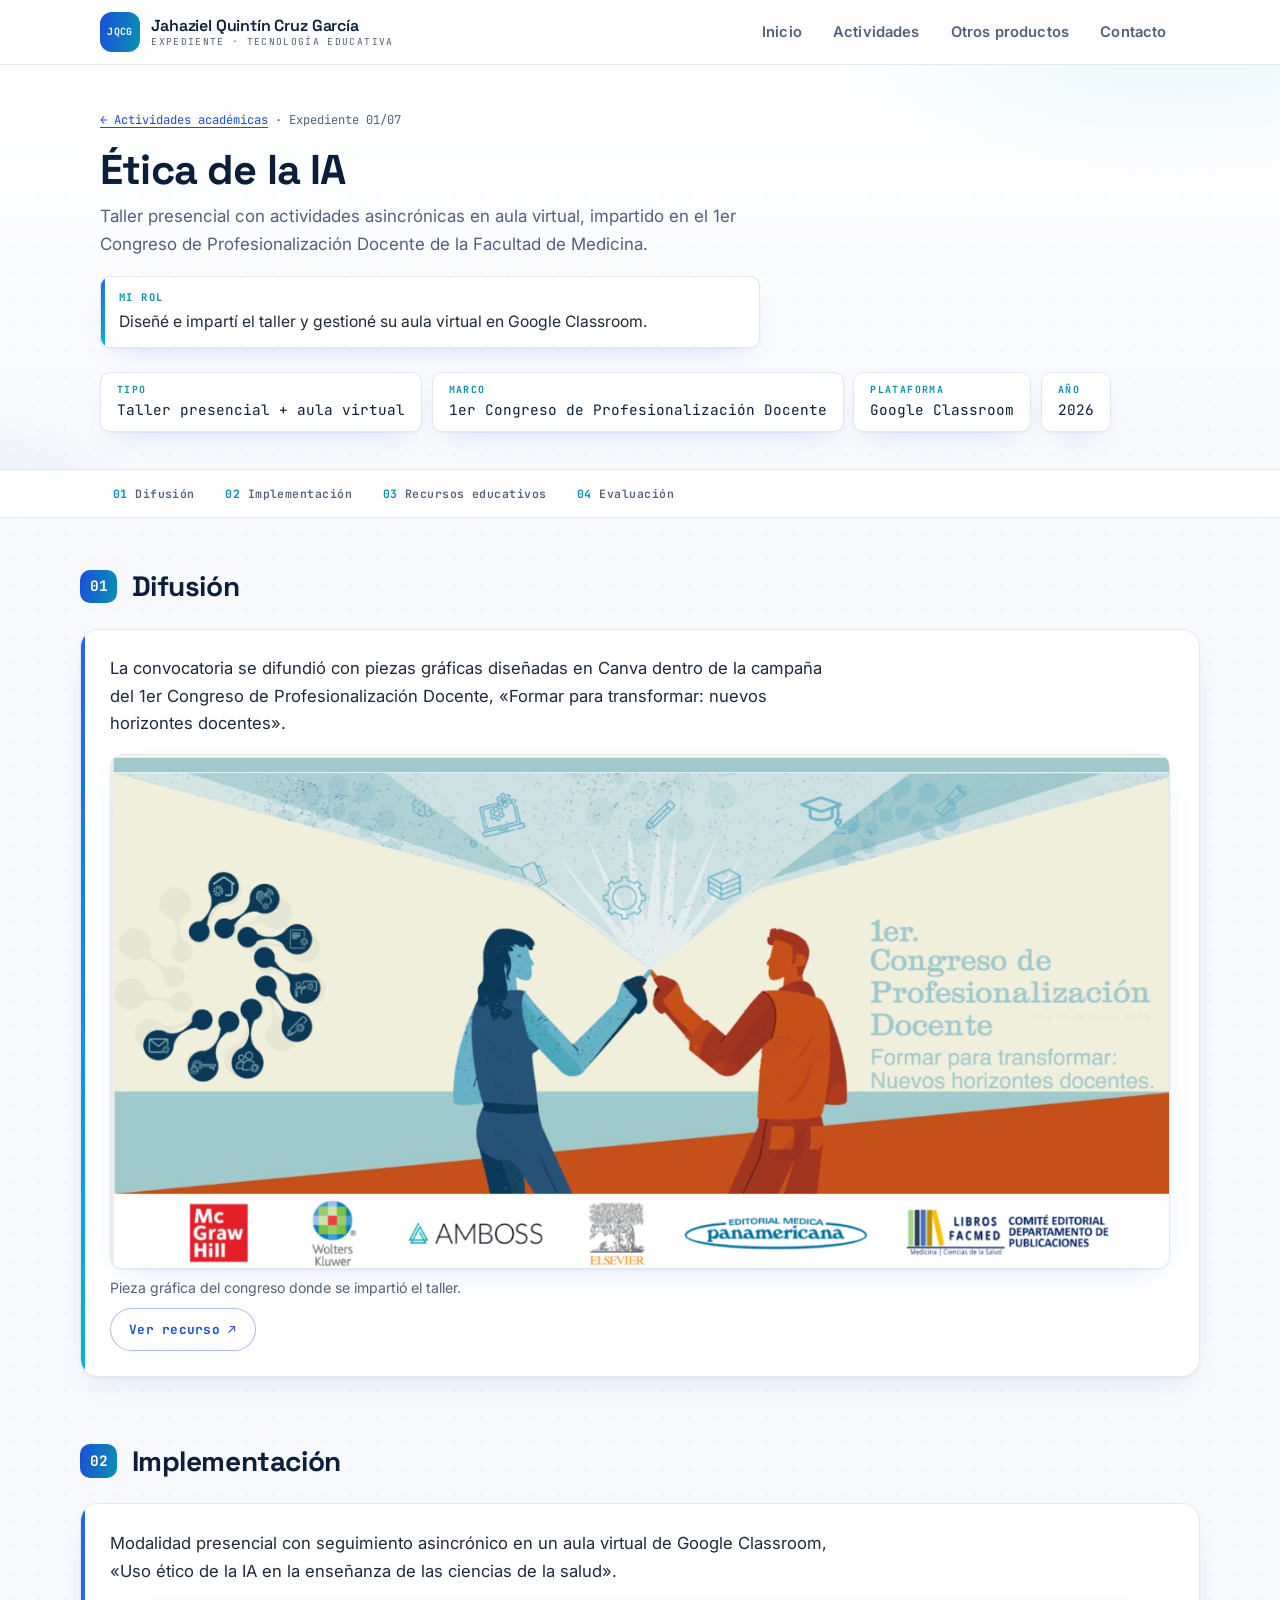
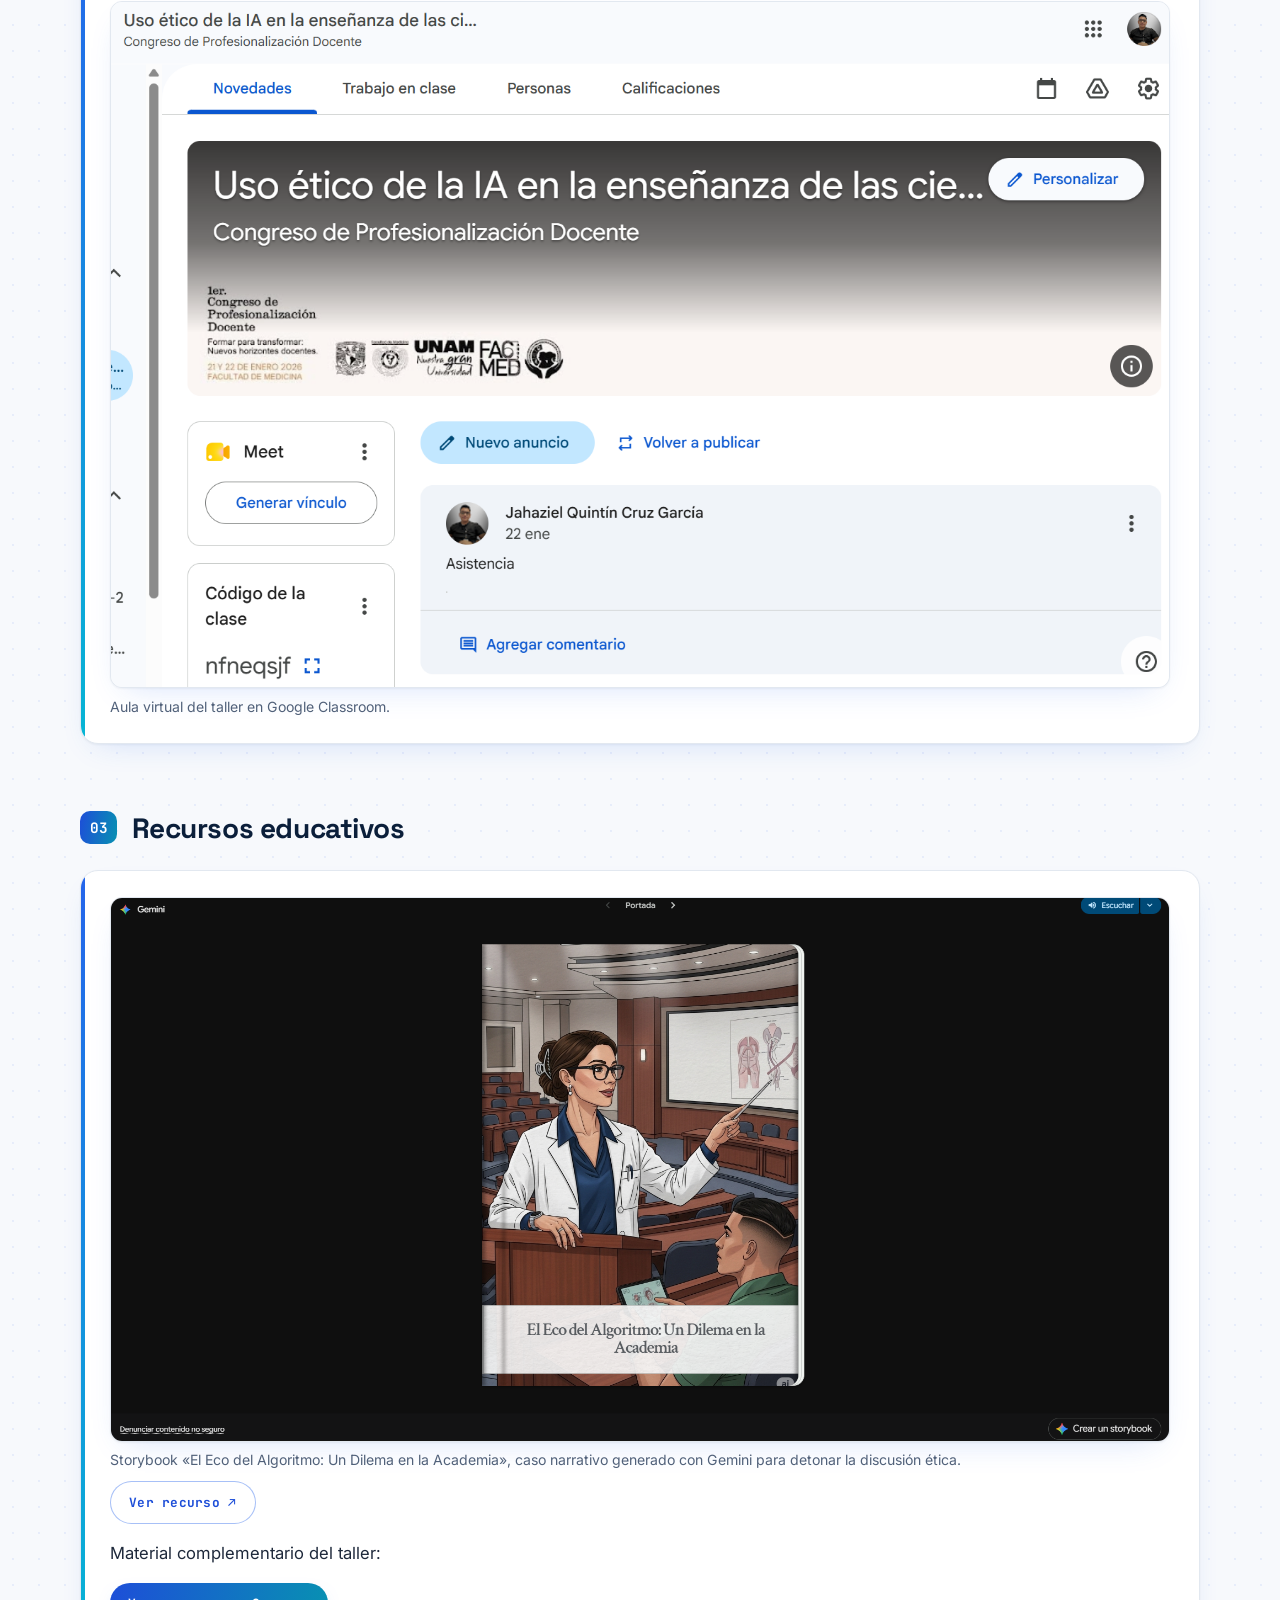
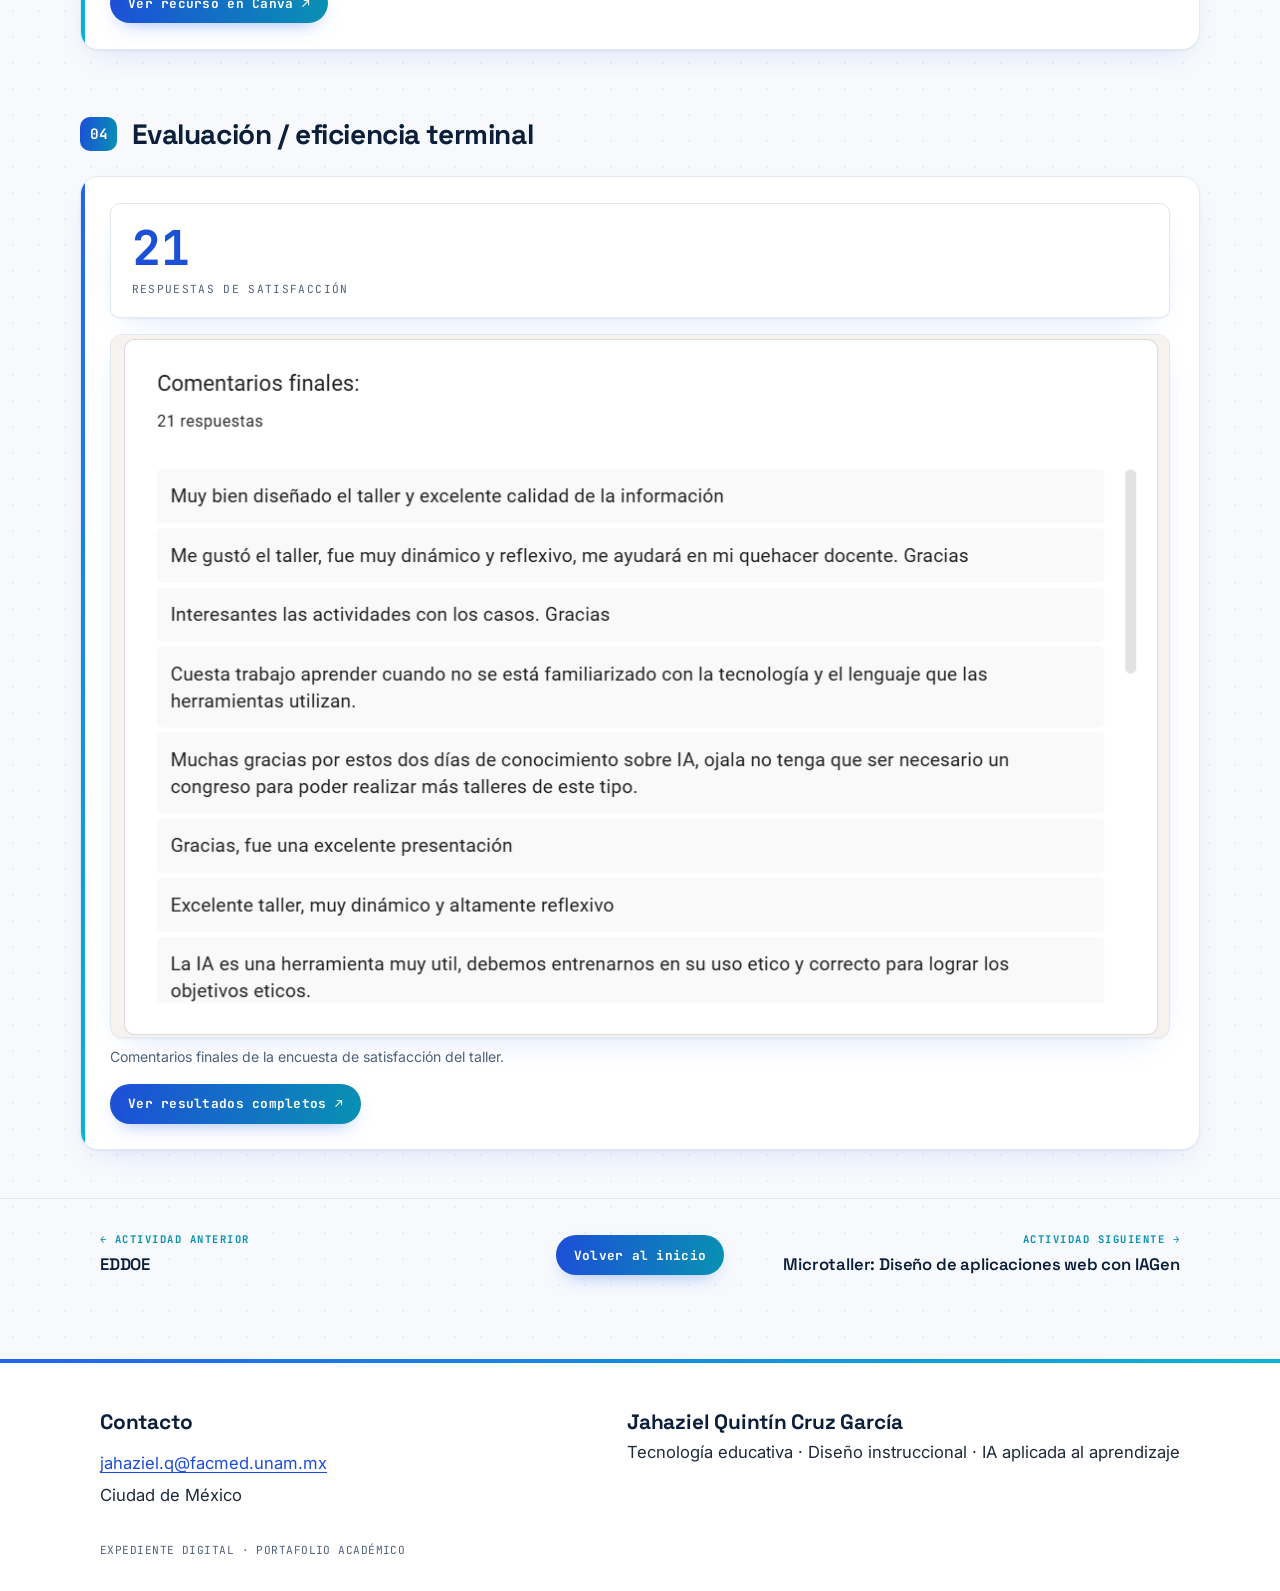
<file: actividades/etica-de-la-ia.html>
<!DOCTYPE html>
<html lang="es">
<head>
<meta charset="UTF-8">
<meta name="viewport" content="width=device-width, initial-scale=1.0">
<title>Ética de la IA — Portafolio de Jahaziel Quintín Cruz García</title>
<meta name="description" content="Expediente de la actividad académica Ética de la IA: difusión, implementación, recursos educativos y evaluación.">
<link rel="preconnect" href="https://fonts.googleapis.com">
<link rel="preconnect" href="https://fonts.gstatic.com" crossorigin>
<link href="https://fonts.googleapis.com/css2?family=Space+Grotesk:wght@500;600;700&family=JetBrains+Mono:wght@400;600;700&family=Inter:ital,wght@0,400;0,600;0,700;1,400&display=swap" rel="stylesheet">
<link rel="stylesheet" href="../assets/css/estilos.css">
</head>
<body>

<header class="encabezado">
  <div class="contenedor encabezado__interno">
    <a class="marca" href="../index.html">
      <span class="marca__sello" aria-hidden="true">JQCG</span>
      <span class="marca__texto">
        <span class="marca__nombre">Jahaziel Quintín Cruz García</span>
        <span class="marca__sub">Expediente · Tecnología educativa</span>
      </span>
    </a>
    <nav class="nav" aria-label="Navegación principal">
      <button class="nav__boton" aria-expanded="false" aria-controls="menu-principal">MENÚ</button>
      <ul class="nav__lista" id="menu-principal">
        <li><a href="../index.html">Inicio</a></li>
        <li><a href="../index.html#actividades">Actividades</a></li>
        <li><a href="../otros-productos.html">Otros productos</a></li>
        <li><a href="../index.html#contacto">Contacto</a></li>
      </ul>
    </nav>
  </div>
</header>

<main id="contenido">

  <section class="expediente-cabecera">
    <div class="contenedor">
      <p class="miga"><a href="../index.html#actividades">← Actividades académicas</a> · Expediente 01/07</p>
      <h1>Ética de la IA</h1>
      <p class="subtitulo">
        Taller presencial con actividades asincrónicas en aula virtual, impartido en el
        1er Congreso de Profesionalización Docente de la Facultad de Medicina.
      </p>
      <p class="mi-rol"><strong>Mi rol</strong> Diseñé e impartí el taller y gestioné su aula virtual en Google Classroom.</p>
      <dl class="expediente-datos">
        <div><dt>Tipo</dt><dd>Taller presencial + aula virtual</dd></div>
        <div><dt>Marco</dt><dd>1er Congreso de Profesionalización Docente</dd></div>
        <div><dt>Plataforma</dt><dd>Google Classroom</dd></div>
        <div><dt>Año</dt><dd>2026</dd></div>
      </dl>
    </div>
  </section>

  <nav class="fases-indice" aria-label="Fases de la actividad">
    <ol>
      <li><a href="#difusion"><strong>01</strong> Difusión</a></li>
      <li><a href="#implementacion"><strong>02</strong> Implementación</a></li>
      <li><a href="#recursos"><strong>03</strong> Recursos educativos</a></li>
      <li><a href="#evaluacion"><strong>04</strong> Evaluación</a></li>
    </ol>
  </nav>

  <section class="fase contenedor" id="difusion">
    <header class="fase__cabeza">
      <span class="fase__numero" aria-hidden="true">01</span>
      <h2 class="fase__titulo">Difusión</h2>
    </header>
    <div class="fase__contenido">
      <p>
        La convocatoria se difundió con piezas gráficas diseñadas en Canva dentro de la campaña
        del 1er Congreso de Profesionalización Docente, «Formar para transformar: nuevos
        horizontes docentes».
      </p>
      <div class="galeria">
        <figure class="figura">
          <img src="../assets/img/etica-difusion-congreso.png"
               alt="Cartel del 1er Congreso de Profesionalización Docente con el lema Formar para transformar: nuevos horizontes docentes, y logotipos de las editoriales participantes">
          <figcaption>Pieza gráfica del congreso donde se impartió el taller.</figcaption>
          <a class="boton boton--dorado" href="https://canva.link/xkq9o0651fdu14s" target="_blank" rel="noopener">Ver recurso ↗</a>
        </figure>
      </div>
    </div>
  </section>

  <section class="fase contenedor" id="implementacion">
    <header class="fase__cabeza">
      <span class="fase__numero" aria-hidden="true">02</span>
      <h2 class="fase__titulo">Implementación</h2>
    </header>
    <div class="fase__contenido">
      <p>
        Modalidad presencial con seguimiento asincrónico en un aula virtual de Google Classroom,
        «Uso ético de la IA en la enseñanza de las ciencias de la salud».
      </p>
      <div class="galeria">
        <figure class="figura">
          <img src="../assets/img/etica-implementacion-classroom.png"
               alt="Aula virtual en Google Classroom del taller Uso ético de la IA en la enseñanza de las ciencias de la salud">
          <figcaption>Aula virtual del taller en Google Classroom.</figcaption>
        </figure>
      </div>
    </div>
  </section>

  <section class="fase contenedor" id="recursos">
    <header class="fase__cabeza">
      <span class="fase__numero" aria-hidden="true">03</span>
      <h2 class="fase__titulo">Recursos educativos</h2>
    </header>
    <div class="fase__contenido">
      <div class="galeria">
        <figure class="figura">
          <img src="../assets/img/etica-recurso-storybook.png"
               alt="Portada del storybook El Eco del Algoritmo: Un Dilema en la Academia, generado con Gemini">
          <figcaption>Storybook «El Eco del Algoritmo: Un Dilema en la Academia», caso narrativo generado con Gemini para detonar la discusión ética.</figcaption>
          <a class="boton boton--dorado" href="https://gemini.google.com/share/bd567a82b40a" target="_blank" rel="noopener">Ver recurso ↗</a>
        </figure>
      </div>
      <p>Material complementario del taller:</p>
      <div class="recursos-acciones">
        <a class="boton" href="https://canva.link/x7rqit82o5rlw2r" target="_blank" rel="noopener">Ver recurso en Canva ↗</a>
      </div>
    </div>
  </section>

  <section class="fase contenedor" id="evaluacion">
    <header class="fase__cabeza">
      <span class="fase__numero" aria-hidden="true">04</span>
      <h2 class="fase__titulo">Evaluación / eficiencia terminal</h2>
    </header>
    <div class="fase__contenido">
      <dl class="metricas">
        <div class="metrica">
          <dd class="metrica__valor">21</dd>
          <dt class="metrica__nombre">Respuestas de satisfacción</dt>
        </div>
      </dl>
      <div class="galeria">
        <figure class="figura">
          <img src="../assets/img/etica-evaluacion-comentarios.png"
               alt="Comentarios finales de 21 participantes en la encuesta de satisfacción, con opiniones como: muy bien diseñado el taller y excelente calidad de la información">
          <figcaption>Comentarios finales de la encuesta de satisfacción del taller.</figcaption>
        </figure>
      </div>
      <div class="recursos-acciones">
        <a class="boton" href="https://docs.google.com/spreadsheets/d/1B3zf5Ghr3gj4g6PP2B2SJuRFaXo-OIN-5nApoNslmfs/edit?usp=sharing" target="_blank" rel="noopener">Ver resultados completos ↗</a>
      </div>
    </div>
  </section>

  <nav class="paginacion" aria-label="Navegación entre actividades">
    <div class="contenedor paginacion__interno">
      <a href="eddoe.html" class="paginacion__lado">
        <span class="paginacion__rotulo">← Actividad anterior</span>
        <span class="paginacion__titulo">EDDOE</span>
      </a>
      <a class="boton" href="../index.html#actividades">Volver al inicio</a>
      <a href="microtaller-iagen.html" class="paginacion__lado paginacion__lado--sig">
        <span class="paginacion__rotulo">Actividad siguiente →</span>
        <span class="paginacion__titulo">Microtaller: Diseño de aplicaciones web con IAGen</span>
      </a>
    </div>
  </nav>
</main>

<footer class="pie" id="contacto">
  <div class="contenedor">
    <div class="pie__interno">
      <div>
        <h2>Contacto</h2>
        <address>
          <a href="mailto:jahaziel.q@facmed.unam.mx">jahaziel.q@facmed.unam.mx</a><br>
          Ciudad de México
        </address>
      </div>
      <div>
        <h2>Jahaziel Quintín Cruz García</h2>
        <p>Tecnología educativa · Diseño instruccional · IA aplicada al aprendizaje</p>
      </div>
    </div>
    <p class="pie__nota">EXPEDIENTE DIGITAL · PORTAFOLIO ACADÉMICO</p>
  </div>
</footer>

<script src="../assets/js/principal.js"></script>
</body>
</html>
</file>
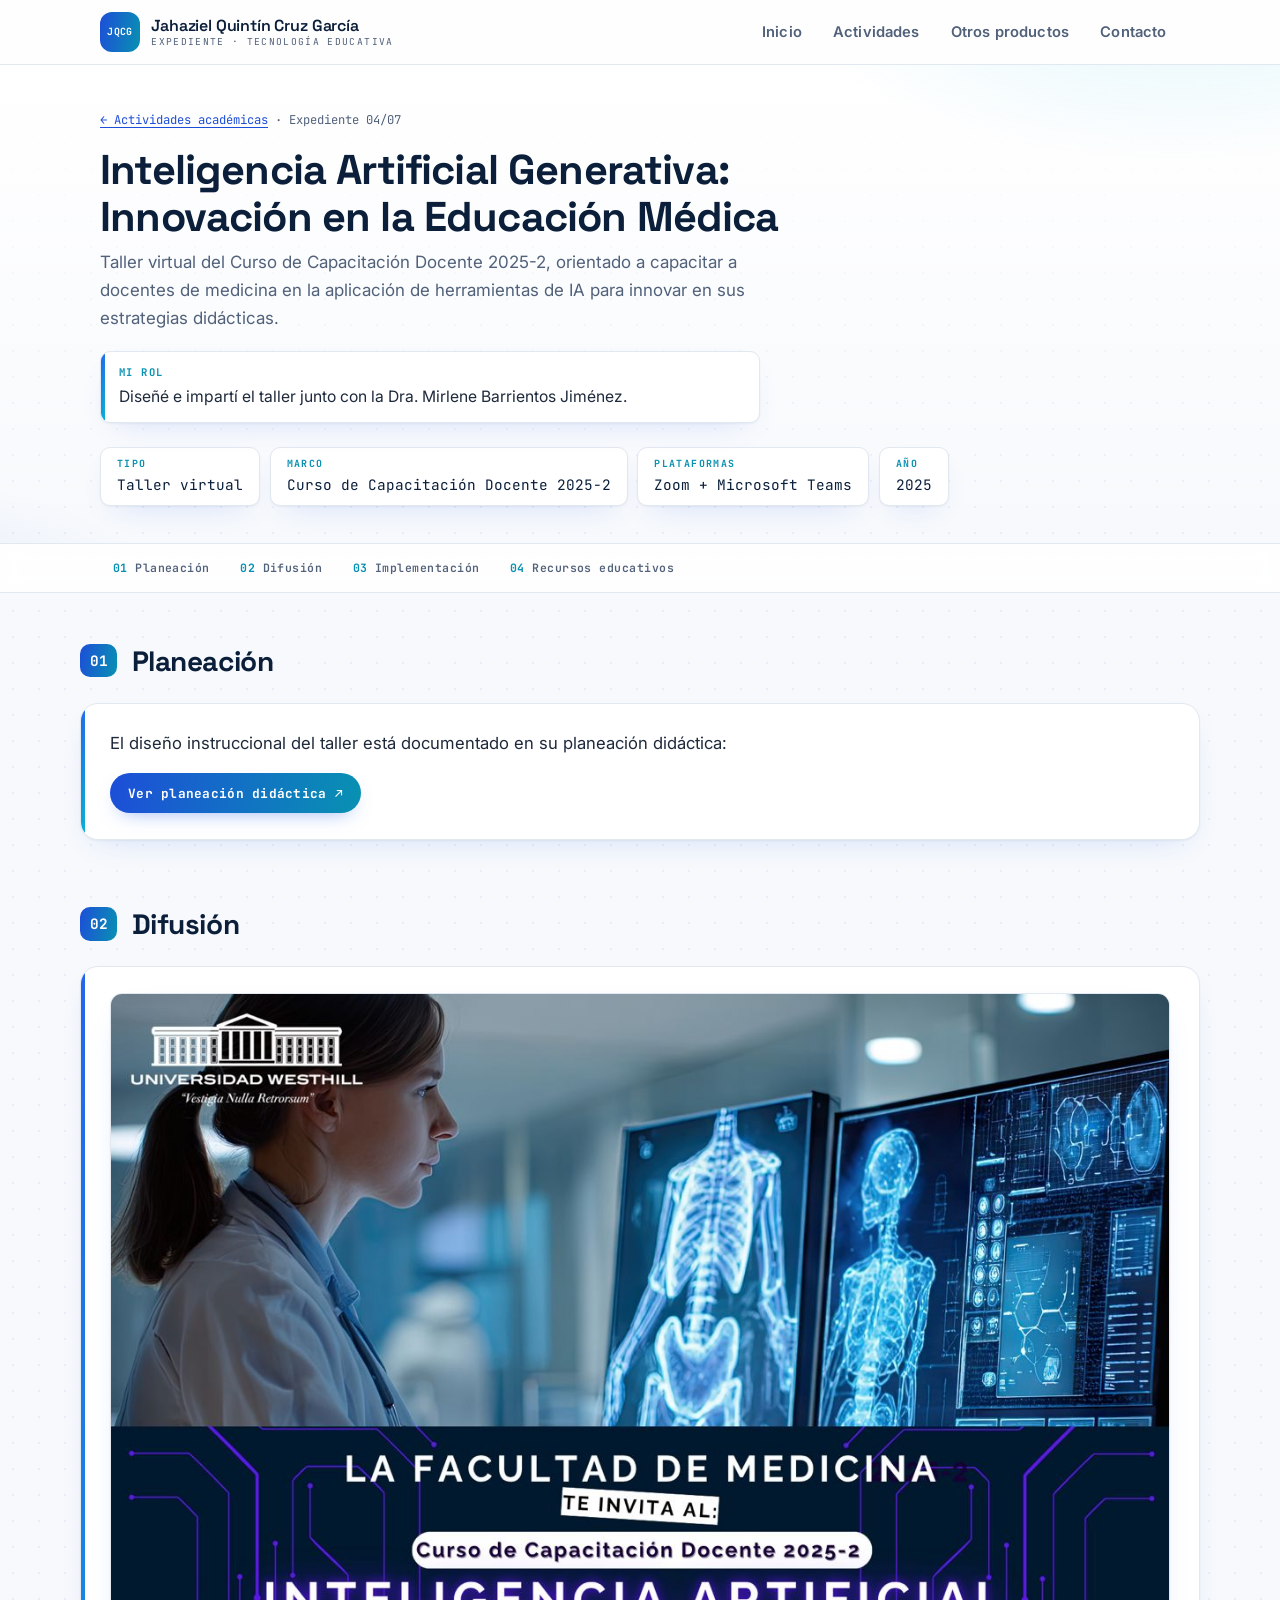
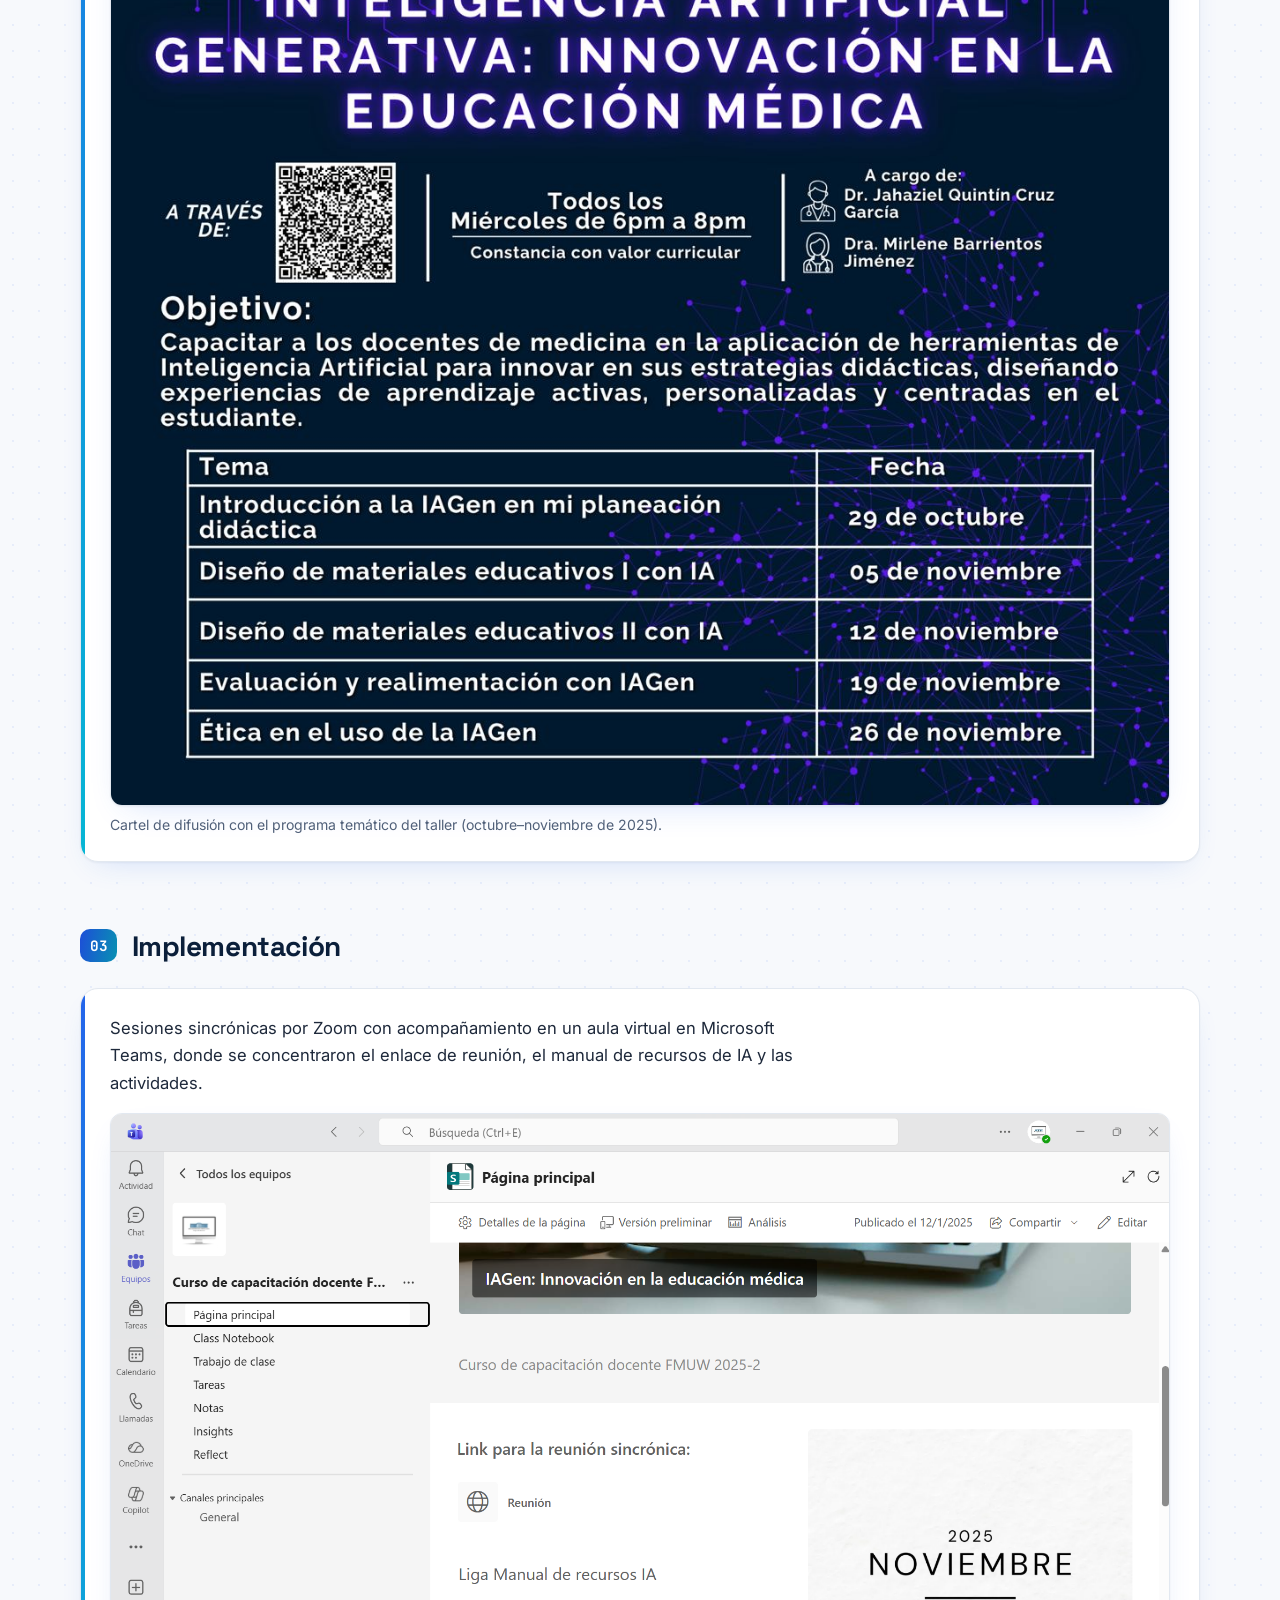
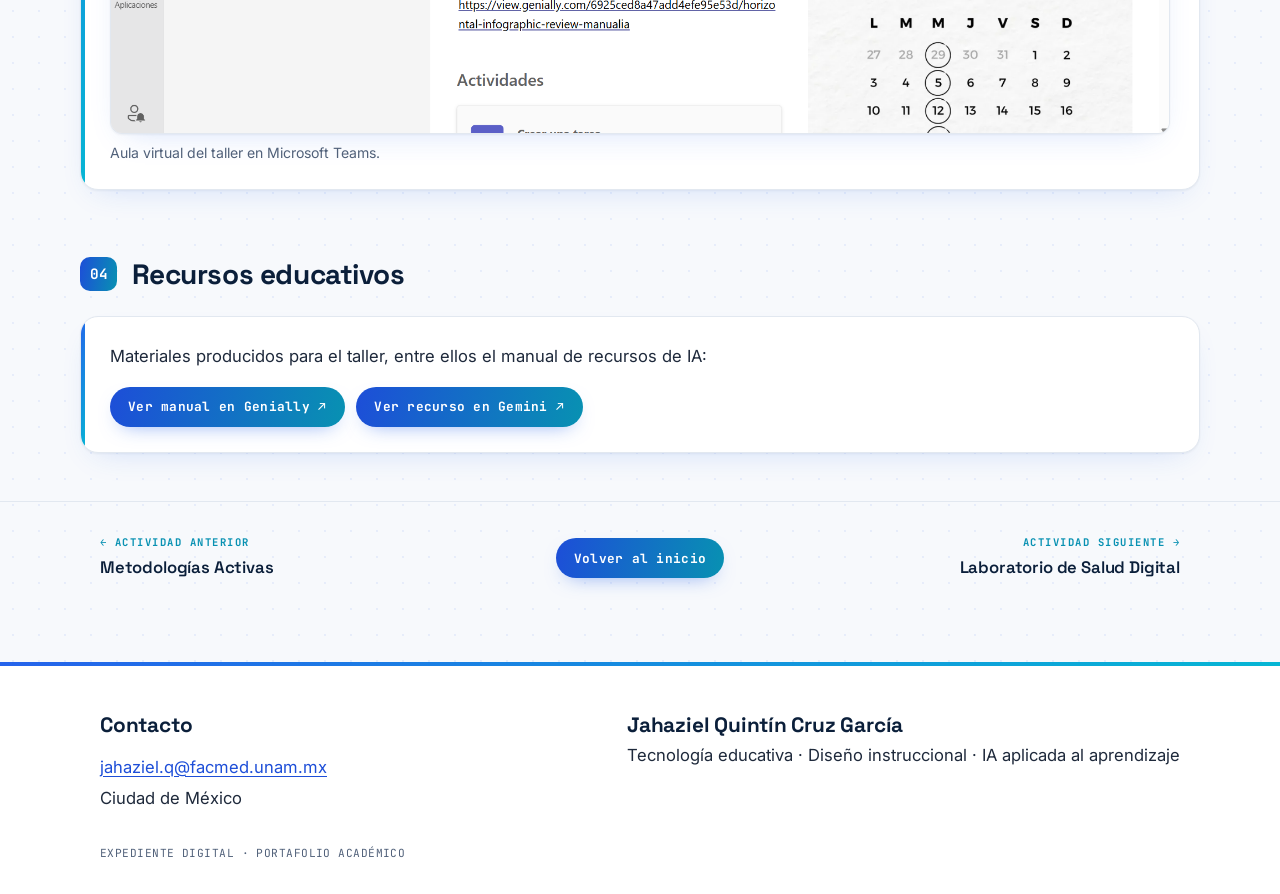
<file: actividades/iagen-innovacion.html>
<!DOCTYPE html>
<html lang="es">
<head>
<meta charset="UTF-8">
<meta name="viewport" content="width=device-width, initial-scale=1.0">
<title>IAGen: Innovación en la Educación Médica — Portafolio de Jahaziel Quintín Cruz García</title>
<meta name="description" content="Expediente del taller Inteligencia Artificial Generativa: Innovación en la Educación Médica: planeación, difusión, implementación y recursos educativos.">
<link rel="preconnect" href="https://fonts.googleapis.com">
<link rel="preconnect" href="https://fonts.gstatic.com" crossorigin>
<link href="https://fonts.googleapis.com/css2?family=Space+Grotesk:wght@500;600;700&family=JetBrains+Mono:wght@400;600;700&family=Inter:ital,wght@0,400;0,600;0,700;1,400&display=swap" rel="stylesheet">
<link rel="stylesheet" href="../assets/css/estilos.css">
</head>
<body>

<header class="encabezado">
  <div class="contenedor encabezado__interno">
    <a class="marca" href="../index.html">
      <span class="marca__sello" aria-hidden="true">JQCG</span>
      <span class="marca__texto">
        <span class="marca__nombre">Jahaziel Quintín Cruz García</span>
        <span class="marca__sub">Expediente · Tecnología educativa</span>
      </span>
    </a>
    <nav class="nav" aria-label="Navegación principal">
      <button class="nav__boton" aria-expanded="false" aria-controls="menu-principal">MENÚ</button>
      <ul class="nav__lista" id="menu-principal">
        <li><a href="../index.html">Inicio</a></li>
        <li><a href="../index.html#actividades">Actividades</a></li>
        <li><a href="../otros-productos.html">Otros productos</a></li>
        <li><a href="../index.html#contacto">Contacto</a></li>
      </ul>
    </nav>
  </div>
</header>

<main id="contenido">

  <section class="expediente-cabecera">
    <div class="contenedor">
      <p class="miga"><a href="../index.html#actividades">← Actividades académicas</a> · Expediente 04/07</p>
      <h1>Inteligencia Artificial Generativa: Innovación en la Educación Médica</h1>
      <p class="subtitulo">
        Taller virtual del Curso de Capacitación Docente 2025-2, orientado a capacitar a
        docentes de medicina en la aplicación de herramientas de IA para innovar en sus
        estrategias didácticas.
      </p>
      <p class="mi-rol"><strong>Mi rol</strong> Diseñé e impartí el taller junto con la Dra. Mirlene Barrientos Jiménez.</p>
      <dl class="expediente-datos">
        <div><dt>Tipo</dt><dd>Taller virtual</dd></div>
        <div><dt>Marco</dt><dd>Curso de Capacitación Docente 2025-2</dd></div>
        <div><dt>Plataformas</dt><dd>Zoom + Microsoft Teams</dd></div>
        <div><dt>Año</dt><dd>2025</dd></div>
      </dl>
    </div>
  </section>

  <nav class="fases-indice" aria-label="Fases de la actividad">
    <ol>
      <li><a href="#planeacion"><strong>01</strong> Planeación</a></li>
      <li><a href="#difusion"><strong>02</strong> Difusión</a></li>
      <li><a href="#implementacion"><strong>03</strong> Implementación</a></li>
      <li><a href="#recursos"><strong>04</strong> Recursos educativos</a></li>
    </ol>
  </nav>

  <section class="fase contenedor" id="planeacion">
    <header class="fase__cabeza">
      <span class="fase__numero" aria-hidden="true">01</span>
      <h2 class="fase__titulo">Planeación</h2>
    </header>
    <div class="fase__contenido">
      <p>El diseño instruccional del taller está documentado en su planeación didáctica:</p>
      <div class="recursos-acciones">
        <a class="boton" href="https://docs.google.com/document/d/12zLEvVwarcjsIgYeXo11cPC0oufd6dKf6NQ48fGSMQw/edit?usp=sharing" target="_blank" rel="noopener">Ver planeación didáctica ↗</a>
      </div>
    </div>
  </section>

  <section class="fase contenedor" id="difusion">
    <header class="fase__cabeza">
      <span class="fase__numero" aria-hidden="true">02</span>
      <h2 class="fase__titulo">Difusión</h2>
    </header>
    <div class="fase__contenido">
      <div class="galeria">
        <figure class="figura">
          <img src="../assets/img/iagen-difusion-cartel.png"
               alt="Cartel del curso Inteligencia Artificial Generativa: Innovación en la Educación Médica, con el temario de octubre a noviembre y código QR de inscripción">
          <figcaption>Cartel de difusión con el programa temático del taller (octubre–noviembre de 2025).</figcaption>
        </figure>
      </div>
    </div>
  </section>

  <section class="fase contenedor" id="implementacion">
    <header class="fase__cabeza">
      <span class="fase__numero" aria-hidden="true">03</span>
      <h2 class="fase__titulo">Implementación</h2>
    </header>
    <div class="fase__contenido">
      <p>
        Sesiones sincrónicas por Zoom con acompañamiento en un aula virtual en Microsoft Teams,
        donde se concentraron el enlace de reunión, el manual de recursos de IA y las actividades.
      </p>
      <div class="galeria">
        <figure class="figura">
          <img src="../assets/img/iagen-implementacion-teams.png"
               alt="Aula virtual del curso en Microsoft Teams con el banner IAGen: Innovación en la educación médica, el enlace a la reunión sincrónica y el manual de recursos de IA">
          <figcaption>Aula virtual del taller en Microsoft Teams.</figcaption>
        </figure>
      </div>
    </div>
  </section>

  <section class="fase contenedor" id="recursos">
    <header class="fase__cabeza">
      <span class="fase__numero" aria-hidden="true">04</span>
      <h2 class="fase__titulo">Recursos educativos</h2>
    </header>
    <div class="fase__contenido">
      <p>Materiales producidos para el taller, entre ellos el manual de recursos de IA:</p>
      <div class="recursos-acciones">
        <a class="boton" href="https://view.genially.com/6925ced8a47add4efe95e53d" target="_blank" rel="noopener">Ver manual en Genially ↗</a>
        <a class="boton" href="https://gemini.google.com/share/306259277927" target="_blank" rel="noopener">Ver recurso en Gemini ↗</a>
      </div>
    </div>
  </section>

  <nav class="paginacion" aria-label="Navegación entre actividades">
    <div class="contenedor paginacion__interno">
      <a href="metodologias-activas.html" class="paginacion__lado">
        <span class="paginacion__rotulo">← Actividad anterior</span>
        <span class="paginacion__titulo">Metodologías Activas</span>
      </a>
      <a class="boton" href="../index.html#actividades">Volver al inicio</a>
      <a href="laboratorio-salud-digital.html" class="paginacion__lado paginacion__lado--sig">
        <span class="paginacion__rotulo">Actividad siguiente →</span>
        <span class="paginacion__titulo">Laboratorio de Salud Digital</span>
      </a>
    </div>
  </nav>
</main>

<footer class="pie" id="contacto">
  <div class="contenedor">
    <div class="pie__interno">
      <div>
        <h2>Contacto</h2>
        <address>
          <a href="mailto:jahaziel.q@facmed.unam.mx">jahaziel.q@facmed.unam.mx</a><br>
          Ciudad de México
        </address>
      </div>
      <div>
        <h2>Jahaziel Quintín Cruz García</h2>
        <p>Tecnología educativa · Diseño instruccional · IA aplicada al aprendizaje</p>
      </div>
    </div>
    <p class="pie__nota">EXPEDIENTE DIGITAL · PORTAFOLIO ACADÉMICO</p>
  </div>
</footer>

<script src="../assets/js/principal.js"></script>
</body>
</html>
</file>
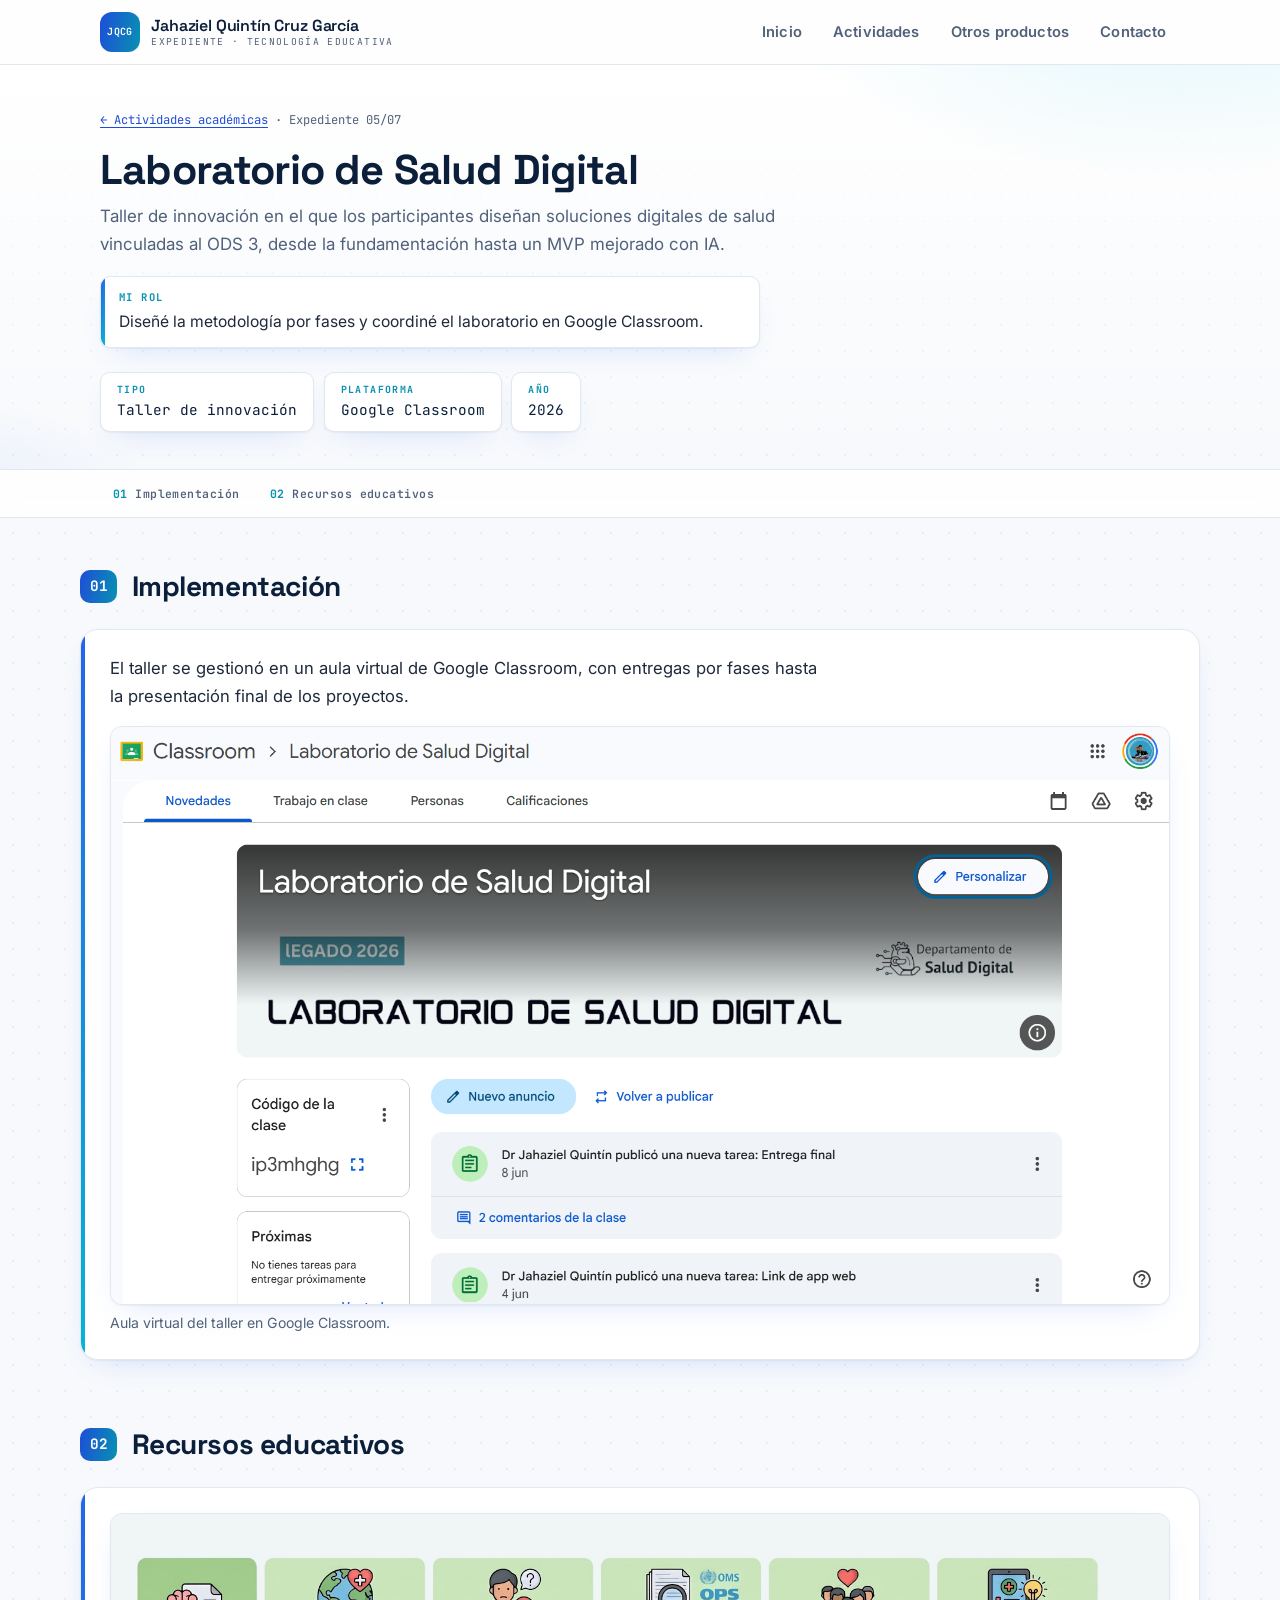
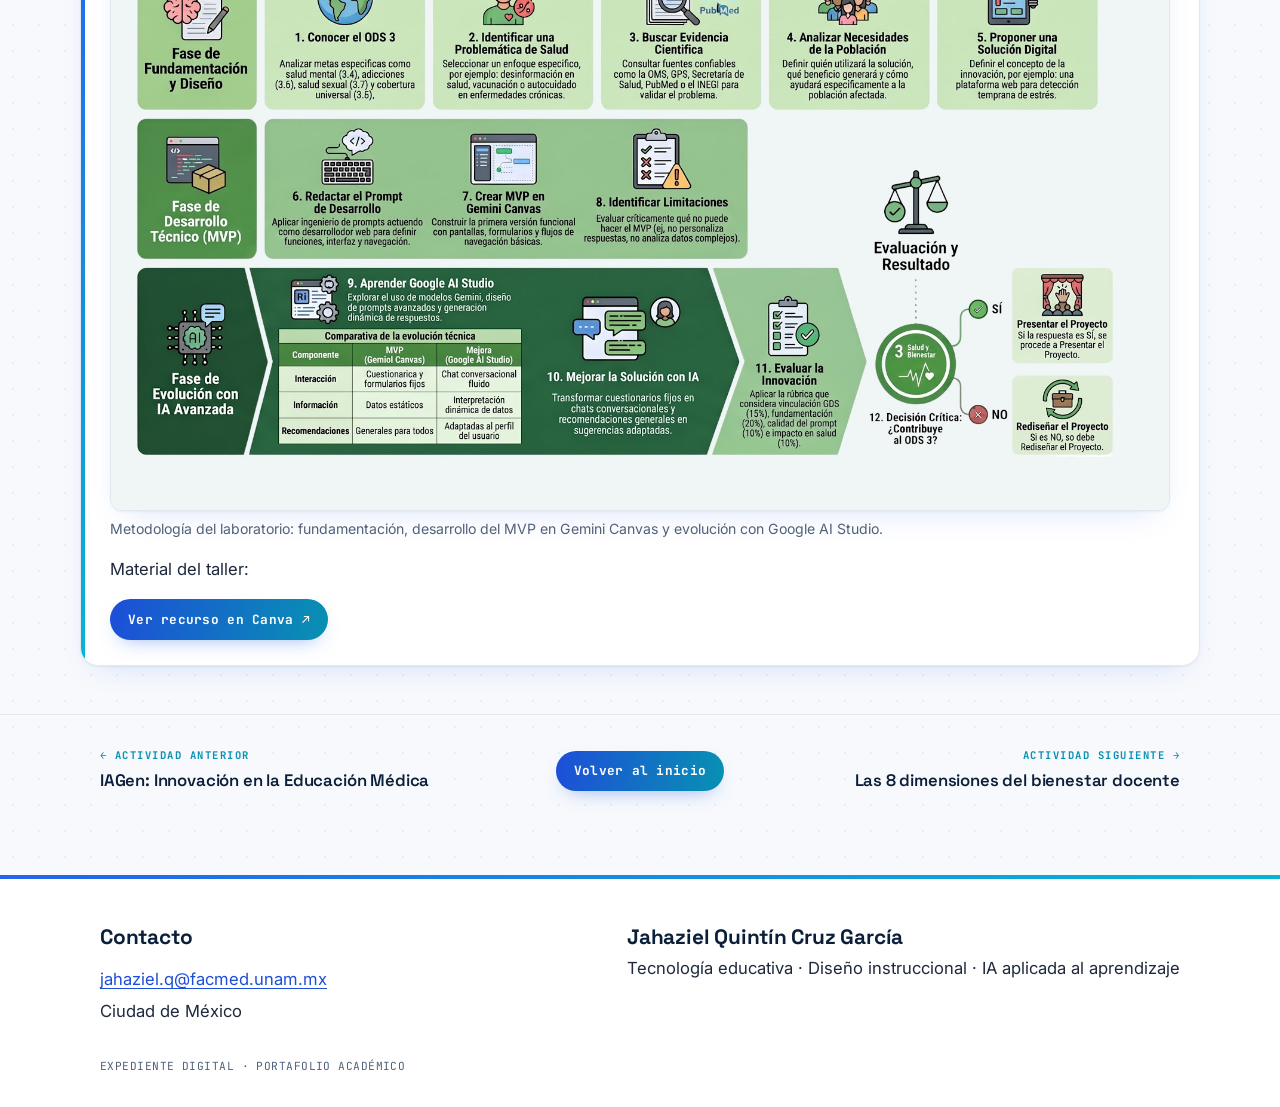
<file: actividades/laboratorio-salud-digital.html>
<!DOCTYPE html>
<html lang="es">
<head>
<meta charset="UTF-8">
<meta name="viewport" content="width=device-width, initial-scale=1.0">
<title>Laboratorio de Salud Digital — Portafolio de Jahaziel Quintín Cruz García</title>
<meta name="description" content="Expediente del Laboratorio de Salud Digital: implementación y recursos educativos.">
<link rel="preconnect" href="https://fonts.googleapis.com">
<link rel="preconnect" href="https://fonts.gstatic.com" crossorigin>
<link href="https://fonts.googleapis.com/css2?family=Space+Grotesk:wght@500;600;700&family=JetBrains+Mono:wght@400;600;700&family=Inter:ital,wght@0,400;0,600;0,700;1,400&display=swap" rel="stylesheet">
<link rel="stylesheet" href="../assets/css/estilos.css">
</head>
<body>

<header class="encabezado">
  <div class="contenedor encabezado__interno">
    <a class="marca" href="../index.html">
      <span class="marca__sello" aria-hidden="true">JQCG</span>
      <span class="marca__texto">
        <span class="marca__nombre">Jahaziel Quintín Cruz García</span>
        <span class="marca__sub">Expediente · Tecnología educativa</span>
      </span>
    </a>
    <nav class="nav" aria-label="Navegación principal">
      <button class="nav__boton" aria-expanded="false" aria-controls="menu-principal">MENÚ</button>
      <ul class="nav__lista" id="menu-principal">
        <li><a href="../index.html">Inicio</a></li>
        <li><a href="../index.html#actividades">Actividades</a></li>
        <li><a href="../otros-productos.html">Otros productos</a></li>
        <li><a href="../index.html#contacto">Contacto</a></li>
      </ul>
    </nav>
  </div>
</header>

<main id="contenido">

  <section class="expediente-cabecera">
    <div class="contenedor">
      <p class="miga"><a href="../index.html#actividades">← Actividades académicas</a> · Expediente 05/07</p>
      <h1>Laboratorio de Salud Digital</h1>
      <p class="subtitulo">
        Taller de innovación en el que los participantes diseñan soluciones digitales de salud
        vinculadas al ODS 3, desde la fundamentación hasta un MVP mejorado con IA.
      </p>
      <p class="mi-rol"><strong>Mi rol</strong> Diseñé la metodología por fases y coordiné el laboratorio en Google Classroom.</p>
      <dl class="expediente-datos">
        <div><dt>Tipo</dt><dd>Taller de innovación</dd></div>
        <div><dt>Plataforma</dt><dd>Google Classroom</dd></div>
        <div><dt>Año</dt><dd>2026</dd></div>
      </dl>
    </div>
  </section>

  <nav class="fases-indice" aria-label="Fases de la actividad">
    <ol>
      <li><a href="#implementacion"><strong>01</strong> Implementación</a></li>
      <li><a href="#recursos"><strong>02</strong> Recursos educativos</a></li>
    </ol>
  </nav>

  <section class="fase contenedor" id="implementacion">
    <header class="fase__cabeza">
      <span class="fase__numero" aria-hidden="true">01</span>
      <h2 class="fase__titulo">Implementación</h2>
    </header>
    <div class="fase__contenido">
      <p>
        El taller se gestionó en un aula virtual de Google Classroom, con entregas por fases
        hasta la presentación final de los proyectos.
      </p>
      <div class="galeria">
        <figure class="figura">
          <img src="../assets/img/laboratorio-implementacion-classroom.png"
               alt="Aula virtual del Laboratorio de Salud Digital en Google Classroom, con tareas publicadas por el Dr. Jahaziel Quintín">
          <figcaption>Aula virtual del taller en Google Classroom.</figcaption>
        </figure>
      </div>
    </div>
  </section>

  <section class="fase contenedor" id="recursos">
    <header class="fase__cabeza">
      <span class="fase__numero" aria-hidden="true">02</span>
      <h2 class="fase__titulo">Recursos educativos</h2>
    </header>
    <div class="fase__contenido">
      <div class="galeria">
        <figure class="figura">
          <img src="../assets/img/laboratorio-recurso-metodologia.png"
               alt="Infografía de la metodología del laboratorio en tres fases: fundamentación y diseño, desarrollo técnico del MVP y evolución con IA avanzada, con evaluación final vinculada al ODS 3">
          <figcaption>Metodología del laboratorio: fundamentación, desarrollo del MVP en Gemini Canvas y evolución con Google AI Studio.</figcaption>
        </figure>
      </div>
      <p>Material del taller:</p>
      <div class="recursos-acciones">
        <a class="boton" href="https://canva.link/wbyppej1qe3hb32" target="_blank" rel="noopener">Ver recurso en Canva ↗</a>
      </div>
    </div>
  </section>

  <nav class="paginacion" aria-label="Navegación entre actividades">
    <div class="contenedor paginacion__interno">
      <a href="iagen-innovacion.html" class="paginacion__lado">
        <span class="paginacion__rotulo">← Actividad anterior</span>
        <span class="paginacion__titulo">IAGen: Innovación en la Educación Médica</span>
      </a>
      <a class="boton" href="../index.html#actividades">Volver al inicio</a>
      <a href="bienestar-docente.html" class="paginacion__lado paginacion__lado--sig">
        <span class="paginacion__rotulo">Actividad siguiente →</span>
        <span class="paginacion__titulo">Las 8 dimensiones del bienestar docente</span>
      </a>
    </div>
  </nav>
</main>

<footer class="pie" id="contacto">
  <div class="contenedor">
    <div class="pie__interno">
      <div>
        <h2>Contacto</h2>
        <address>
          <a href="mailto:jahaziel.q@facmed.unam.mx">jahaziel.q@facmed.unam.mx</a><br>
          Ciudad de México
        </address>
      </div>
      <div>
        <h2>Jahaziel Quintín Cruz García</h2>
        <p>Tecnología educativa · Diseño instruccional · IA aplicada al aprendizaje</p>
      </div>
    </div>
    <p class="pie__nota">EXPEDIENTE DIGITAL · PORTAFOLIO ACADÉMICO</p>
  </div>
</footer>

<script src="../assets/js/principal.js"></script>
</body>
</html>
</file>
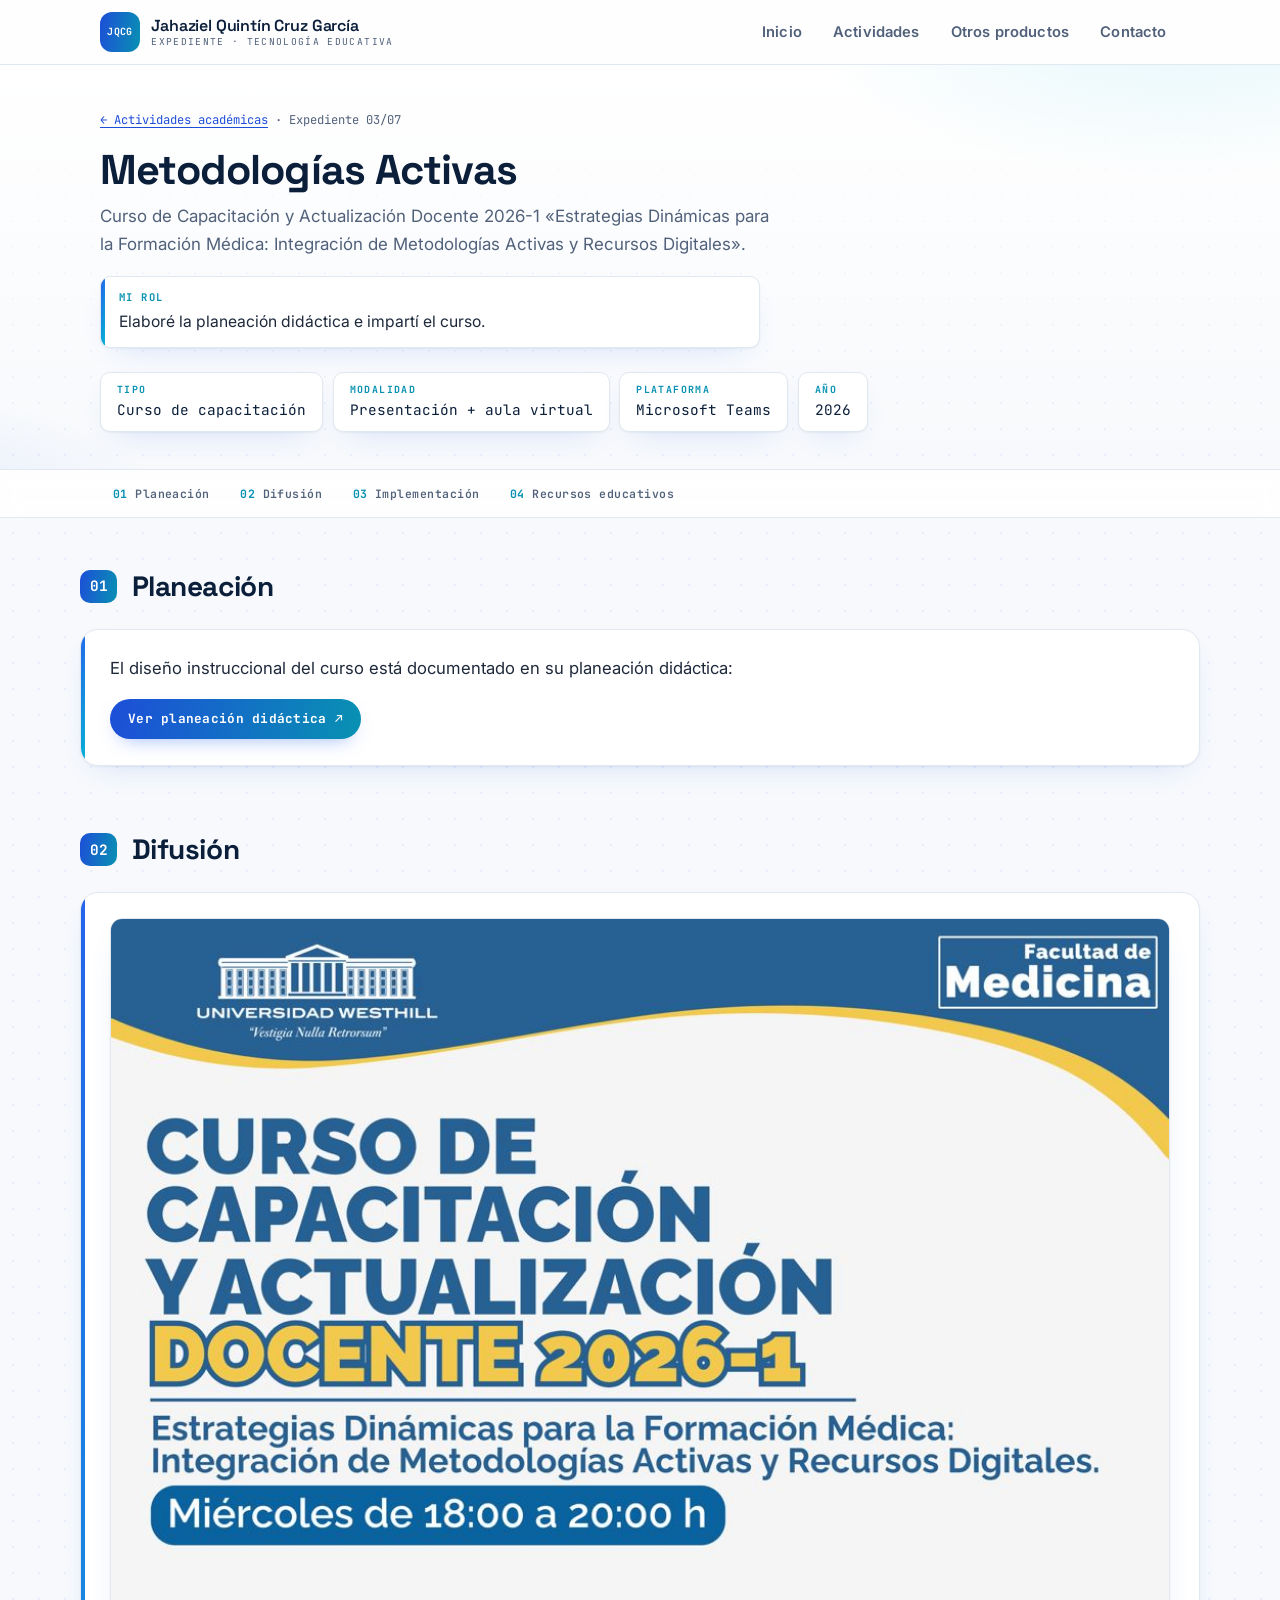
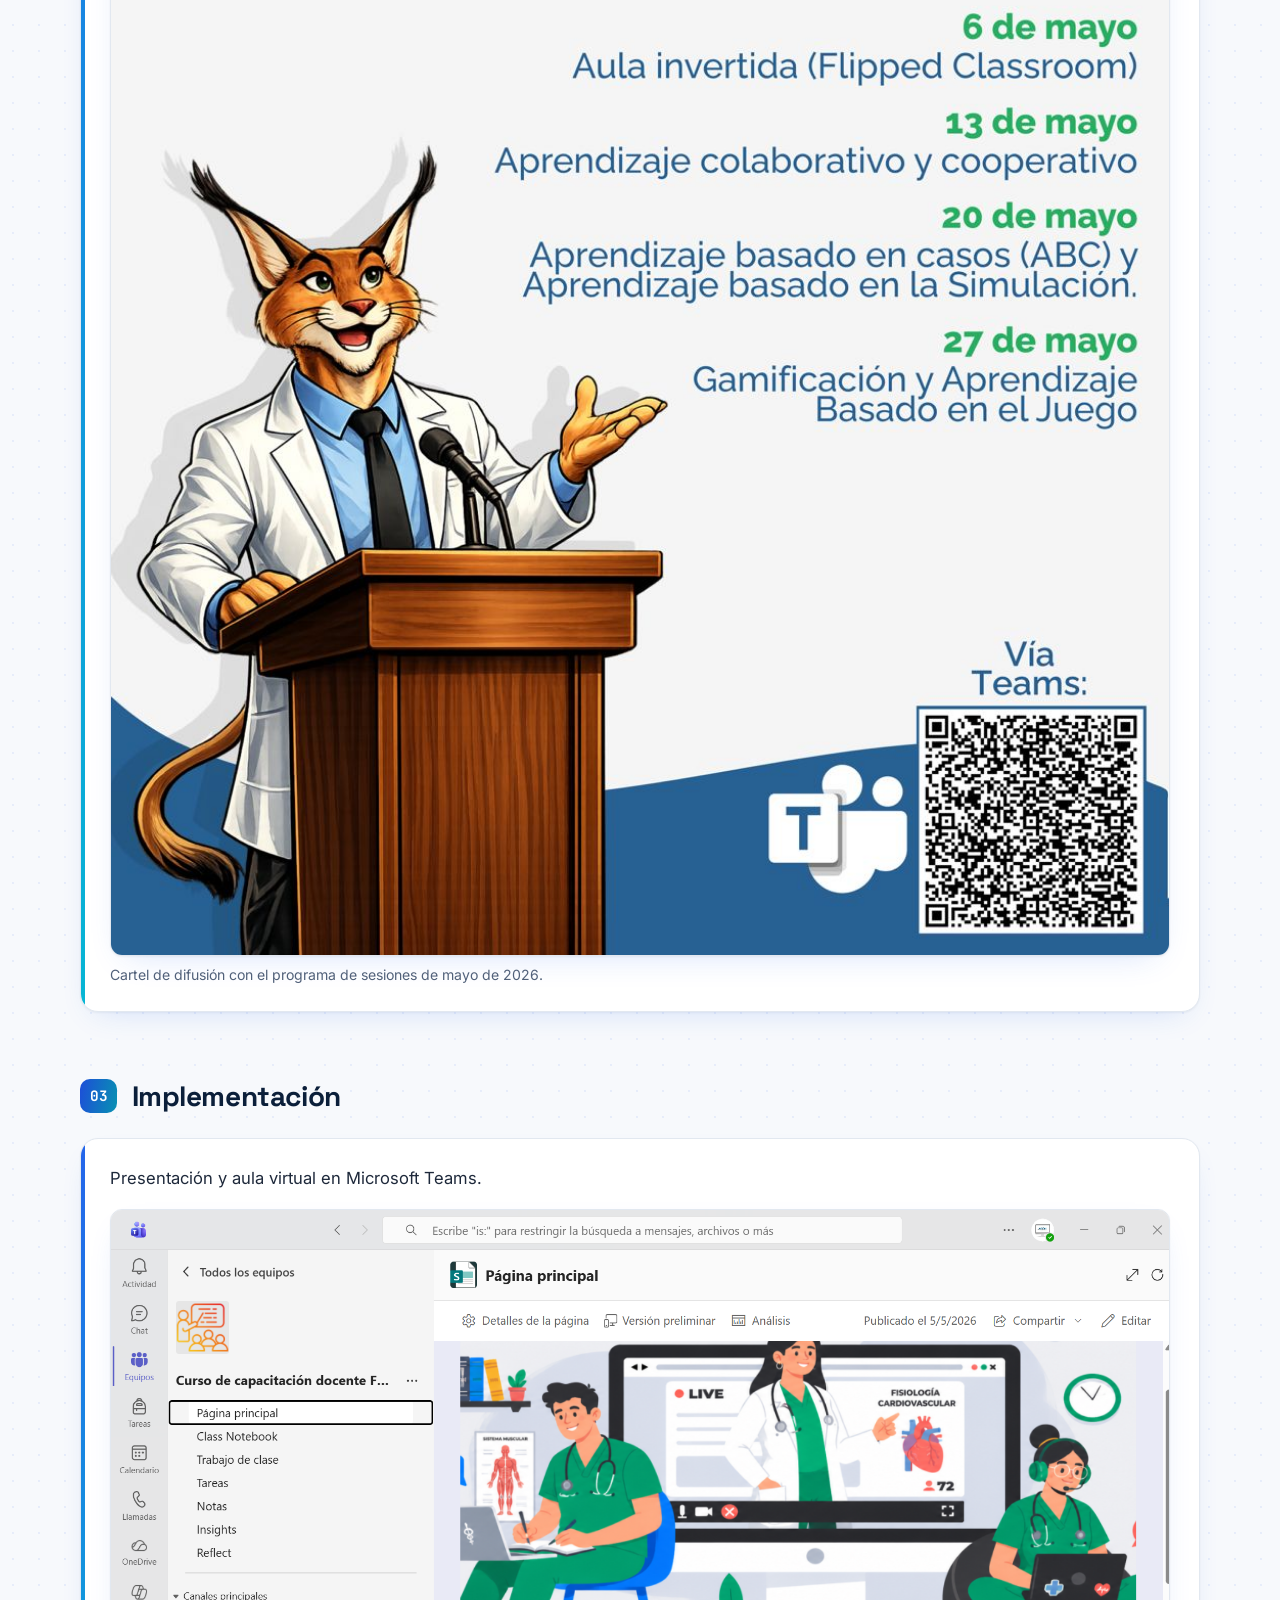
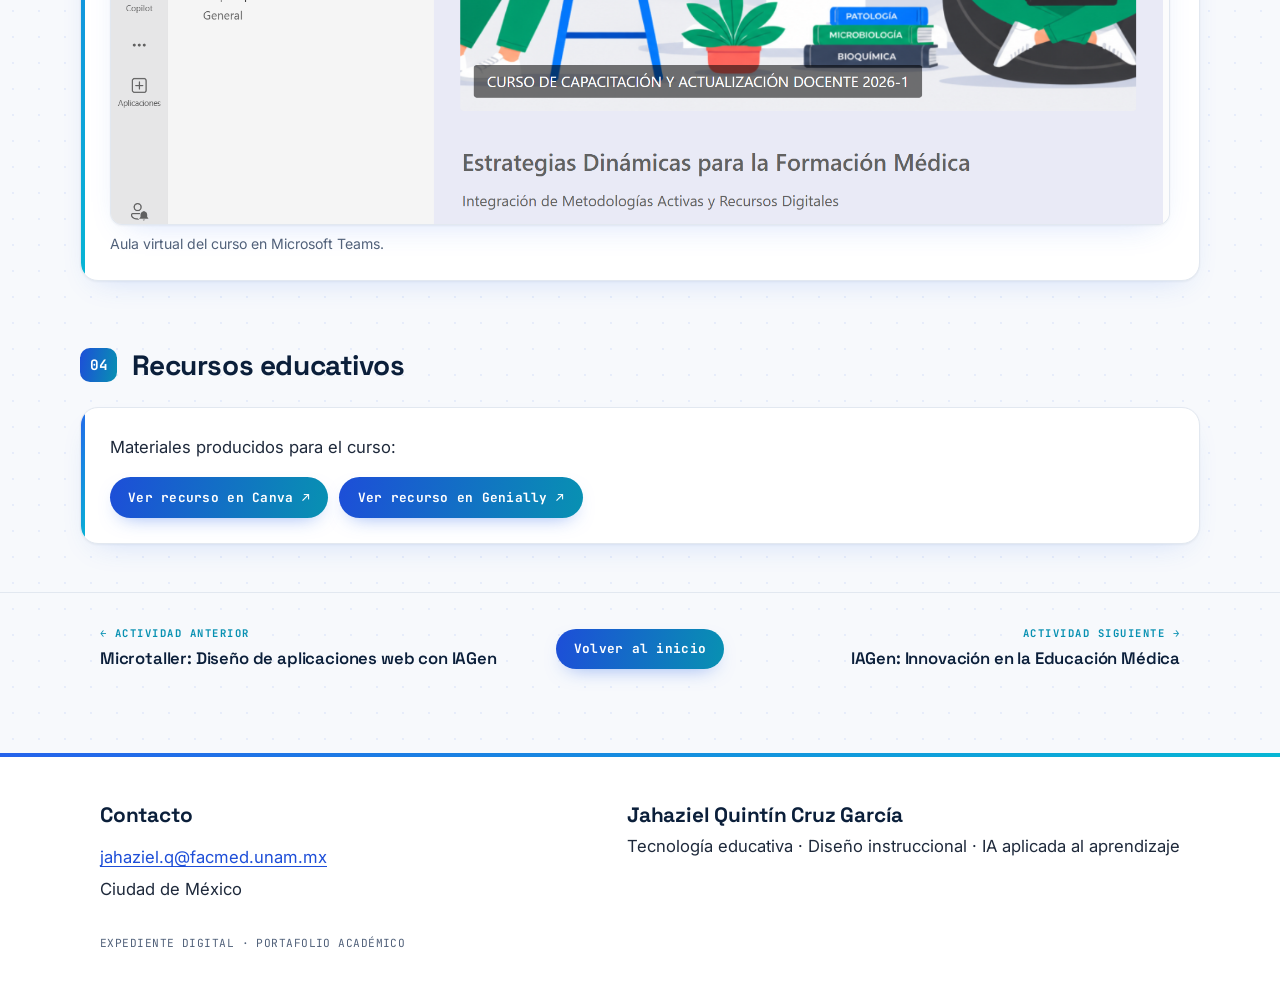
<file: actividades/metodologias-activas.html>
<!DOCTYPE html>
<html lang="es">
<head>
<meta charset="UTF-8">
<meta name="viewport" content="width=device-width, initial-scale=1.0">
<title>Metodologías Activas — Portafolio de Jahaziel Quintín Cruz García</title>
<meta name="description" content="Expediente del curso Metodologías Activas: planeación, difusión, implementación y recursos educativos.">
<link rel="preconnect" href="https://fonts.googleapis.com">
<link rel="preconnect" href="https://fonts.gstatic.com" crossorigin>
<link href="https://fonts.googleapis.com/css2?family=Space+Grotesk:wght@500;600;700&family=JetBrains+Mono:wght@400;600;700&family=Inter:ital,wght@0,400;0,600;0,700;1,400&display=swap" rel="stylesheet">
<link rel="stylesheet" href="../assets/css/estilos.css">
</head>
<body>

<header class="encabezado">
  <div class="contenedor encabezado__interno">
    <a class="marca" href="../index.html">
      <span class="marca__sello" aria-hidden="true">JQCG</span>
      <span class="marca__texto">
        <span class="marca__nombre">Jahaziel Quintín Cruz García</span>
        <span class="marca__sub">Expediente · Tecnología educativa</span>
      </span>
    </a>
    <nav class="nav" aria-label="Navegación principal">
      <button class="nav__boton" aria-expanded="false" aria-controls="menu-principal">MENÚ</button>
      <ul class="nav__lista" id="menu-principal">
        <li><a href="../index.html">Inicio</a></li>
        <li><a href="../index.html#actividades">Actividades</a></li>
        <li><a href="../otros-productos.html">Otros productos</a></li>
        <li><a href="../index.html#contacto">Contacto</a></li>
      </ul>
    </nav>
  </div>
</header>

<main id="contenido">

  <section class="expediente-cabecera">
    <div class="contenedor">
      <p class="miga"><a href="../index.html#actividades">← Actividades académicas</a> · Expediente 03/07</p>
      <h1>Metodologías Activas</h1>
      <p class="subtitulo">
        Curso de Capacitación y Actualización Docente 2026-1 «Estrategias Dinámicas para la
        Formación Médica: Integración de Metodologías Activas y Recursos Digitales».
      </p>
      <p class="mi-rol"><strong>Mi rol</strong> Elaboré la planeación didáctica e impartí el curso.</p>
      <dl class="expediente-datos">
        <div><dt>Tipo</dt><dd>Curso de capacitación</dd></div>
        <div><dt>Modalidad</dt><dd>Presentación + aula virtual</dd></div>
        <div><dt>Plataforma</dt><dd>Microsoft Teams</dd></div>
        <div><dt>Año</dt><dd>2026</dd></div>
      </dl>
    </div>
  </section>

  <nav class="fases-indice" aria-label="Fases de la actividad">
    <ol>
      <li><a href="#planeacion"><strong>01</strong> Planeación</a></li>
      <li><a href="#difusion"><strong>02</strong> Difusión</a></li>
      <li><a href="#implementacion"><strong>03</strong> Implementación</a></li>
      <li><a href="#recursos"><strong>04</strong> Recursos educativos</a></li>
    </ol>
  </nav>

  <section class="fase contenedor" id="planeacion">
    <header class="fase__cabeza">
      <span class="fase__numero" aria-hidden="true">01</span>
      <h2 class="fase__titulo">Planeación</h2>
    </header>
    <div class="fase__contenido">
      <p>El diseño instruccional del curso está documentado en su planeación didáctica:</p>
      <div class="recursos-acciones">
        <a class="boton" href="https://docs.google.com/document/d/1QnH9v1fss7KVnyEmTPcnf8JdK9I-yztUocDfW1LXgpU/edit?usp=sharing" target="_blank" rel="noopener">Ver planeación didáctica ↗</a>
      </div>
    </div>
  </section>

  <section class="fase contenedor" id="difusion">
    <header class="fase__cabeza">
      <span class="fase__numero" aria-hidden="true">02</span>
      <h2 class="fase__titulo">Difusión</h2>
    </header>
    <div class="fase__contenido">
      <div class="galeria">
        <figure class="figura">
          <img src="../assets/img/metodologias-difusion-cartel.png"
               alt="Cartel del Curso de Capacitación y Actualización Docente 2026-1 con el calendario de sesiones: aula invertida, aprendizaje colaborativo, aprendizaje basado en casos y simulación, y gamificación">
          <figcaption>Cartel de difusión con el programa de sesiones de mayo de 2026.</figcaption>
        </figure>
      </div>
    </div>
  </section>

  <section class="fase contenedor" id="implementacion">
    <header class="fase__cabeza">
      <span class="fase__numero" aria-hidden="true">03</span>
      <h2 class="fase__titulo">Implementación</h2>
    </header>
    <div class="fase__contenido">
      <p>Presentación y aula virtual en Microsoft Teams.</p>
      <div class="galeria">
        <figure class="figura">
          <img src="../assets/img/metodologias-implementacion-teams.png"
               alt="Página principal del aula virtual del curso en Microsoft Teams, con el banner Curso de Capacitación y Actualización Docente 2026-1">
          <figcaption>Aula virtual del curso en Microsoft Teams.</figcaption>
        </figure>
      </div>
    </div>
  </section>

  <section class="fase contenedor" id="recursos">
    <header class="fase__cabeza">
      <span class="fase__numero" aria-hidden="true">04</span>
      <h2 class="fase__titulo">Recursos educativos</h2>
    </header>
    <div class="fase__contenido">
      <p>Materiales producidos para el curso:</p>
      <div class="recursos-acciones">
        <a class="boton" href="https://canva.link/nv2yexiftsq5nxd" target="_blank" rel="noopener">Ver recurso en Canva ↗</a>
        <a class="boton" href="https://view.genially.com/6a1652188a3cdc1423759550" target="_blank" rel="noopener">Ver recurso en Genially ↗</a>
      </div>
    </div>
  </section>

  <nav class="paginacion" aria-label="Navegación entre actividades">
    <div class="contenedor paginacion__interno">
      <a href="microtaller-iagen.html" class="paginacion__lado">
        <span class="paginacion__rotulo">← Actividad anterior</span>
        <span class="paginacion__titulo">Microtaller: Diseño de aplicaciones web con IAGen</span>
      </a>
      <a class="boton" href="../index.html#actividades">Volver al inicio</a>
      <a href="iagen-innovacion.html" class="paginacion__lado paginacion__lado--sig">
        <span class="paginacion__rotulo">Actividad siguiente →</span>
        <span class="paginacion__titulo">IAGen: Innovación en la Educación Médica</span>
      </a>
    </div>
  </nav>
</main>

<footer class="pie" id="contacto">
  <div class="contenedor">
    <div class="pie__interno">
      <div>
        <h2>Contacto</h2>
        <address>
          <a href="mailto:jahaziel.q@facmed.unam.mx">jahaziel.q@facmed.unam.mx</a><br>
          Ciudad de México
        </address>
      </div>
      <div>
        <h2>Jahaziel Quintín Cruz García</h2>
        <p>Tecnología educativa · Diseño instruccional · IA aplicada al aprendizaje</p>
      </div>
    </div>
    <p class="pie__nota">EXPEDIENTE DIGITAL · PORTAFOLIO ACADÉMICO</p>
  </div>
</footer>

<script src="../assets/js/principal.js"></script>
</body>
</html>
</file>
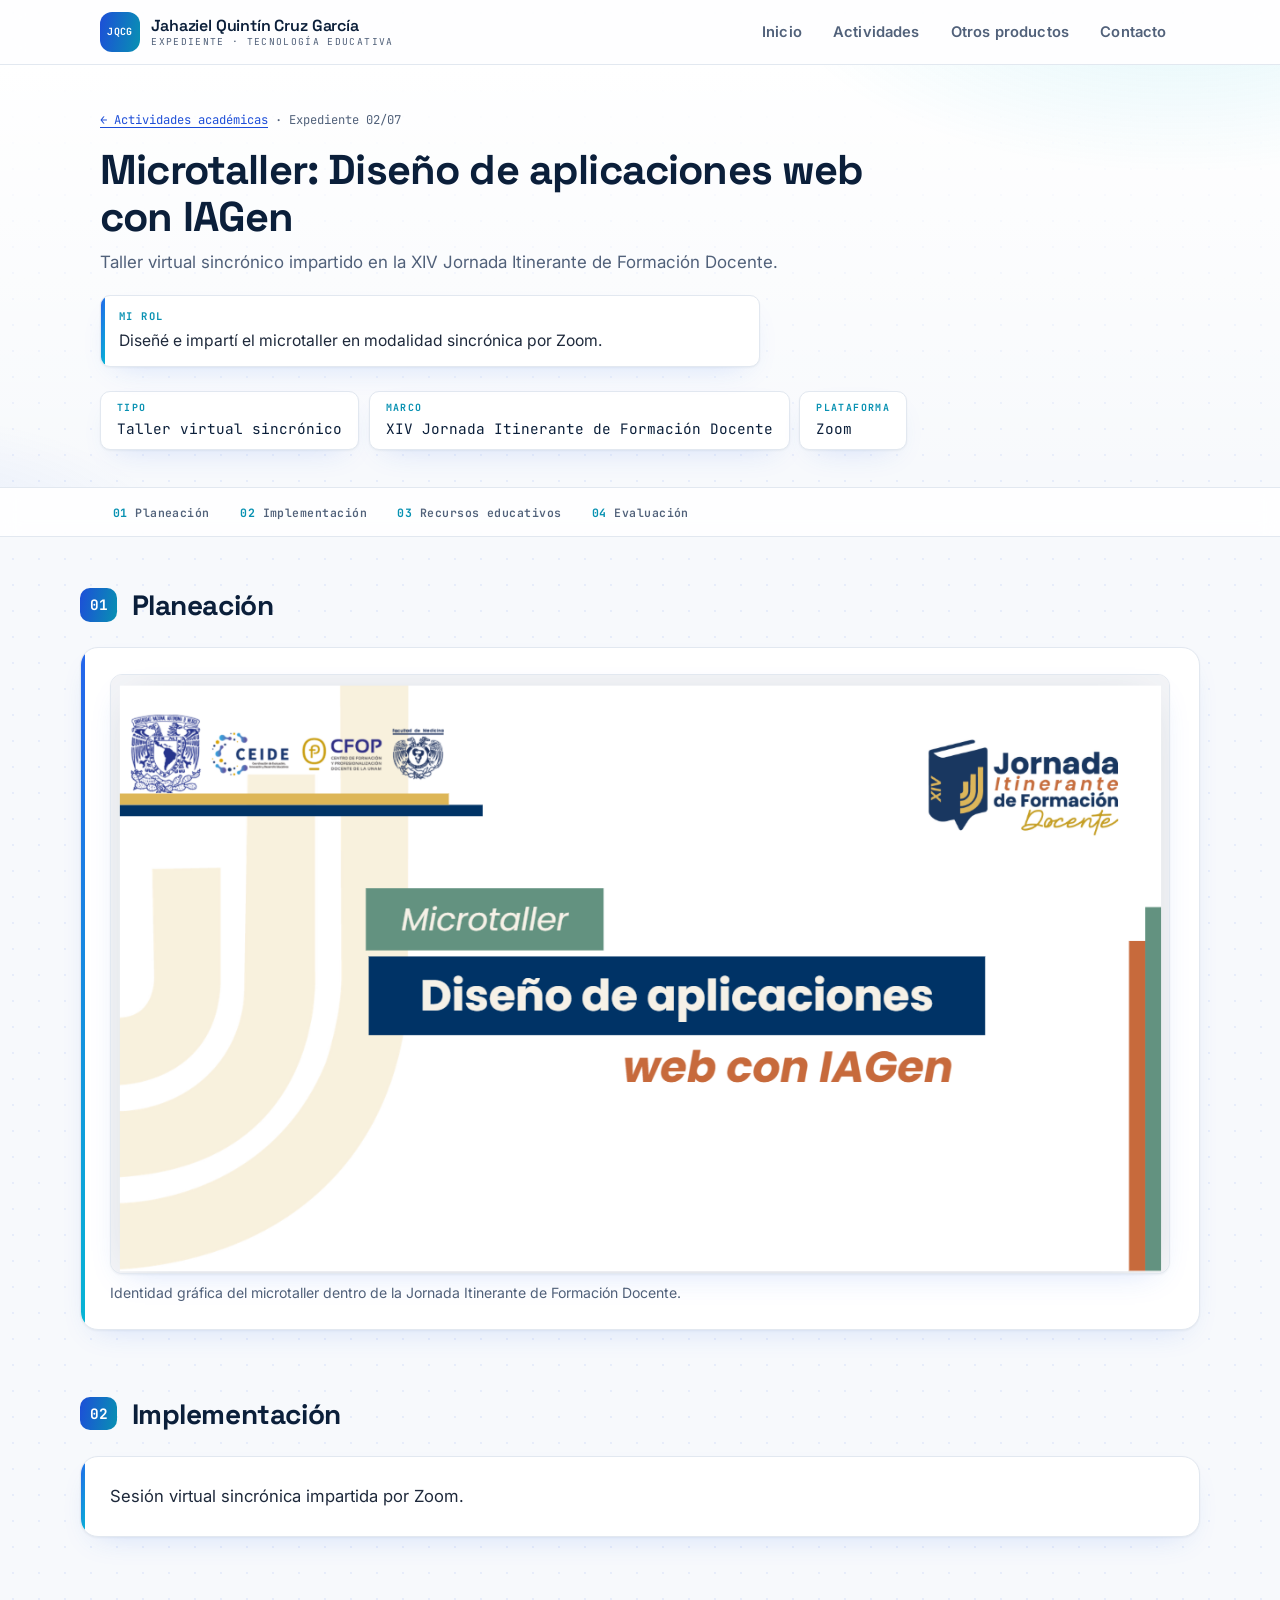
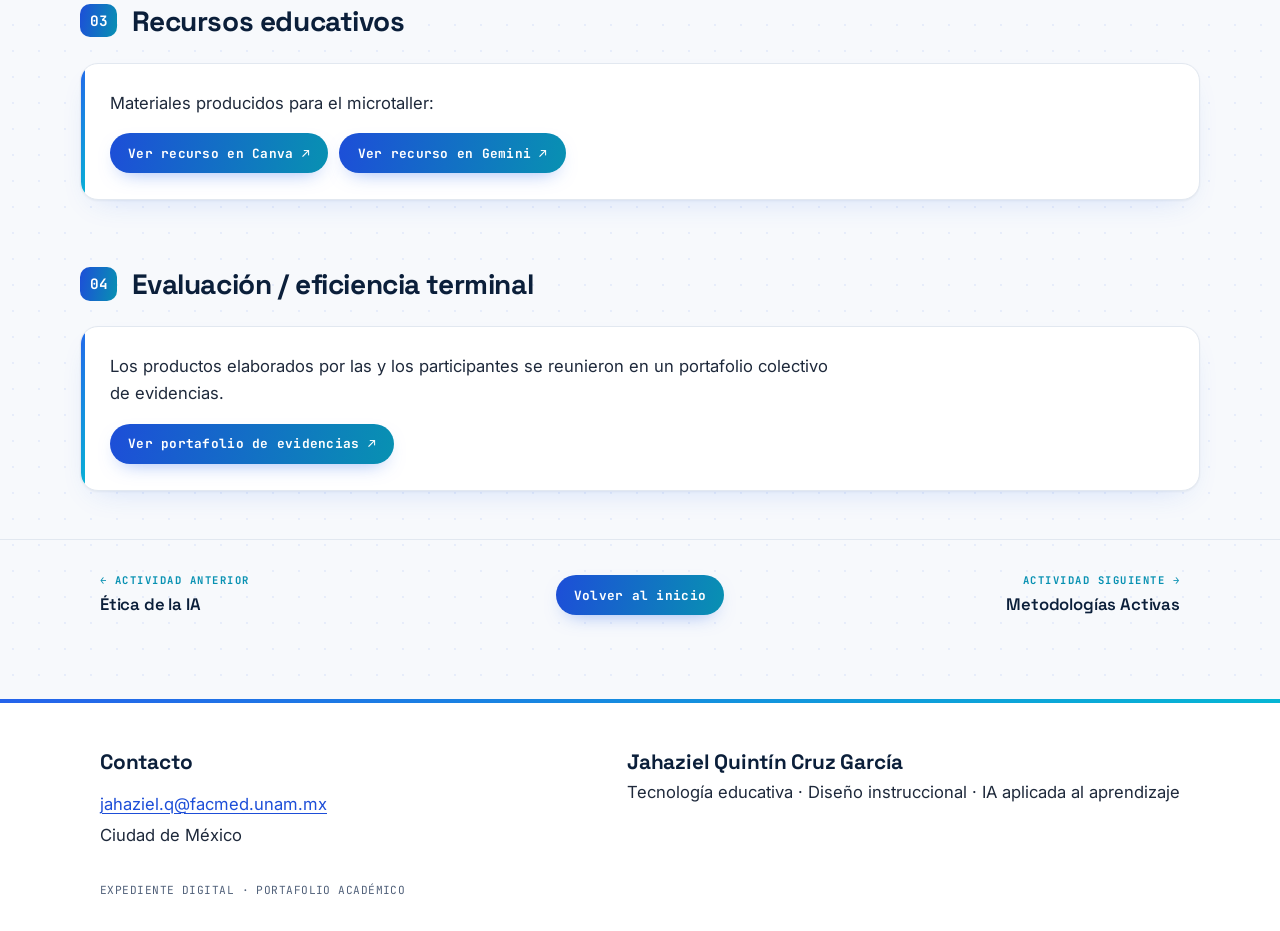
<file: actividades/microtaller-iagen.html>
<!DOCTYPE html>
<html lang="es">
<head>
<meta charset="UTF-8">
<meta name="viewport" content="width=device-width, initial-scale=1.0">
<title>Microtaller: Diseño de aplicaciones web con IAGen — Portafolio de Jahaziel Quintín Cruz García</title>
<meta name="description" content="Expediente del Microtaller Diseño de aplicaciones web con IAGen: planeación, implementación, recursos educativos y evaluación.">
<link rel="preconnect" href="https://fonts.googleapis.com">
<link rel="preconnect" href="https://fonts.gstatic.com" crossorigin>
<link href="https://fonts.googleapis.com/css2?family=Space+Grotesk:wght@500;600;700&family=JetBrains+Mono:wght@400;600;700&family=Inter:ital,wght@0,400;0,600;0,700;1,400&display=swap" rel="stylesheet">
<link rel="stylesheet" href="../assets/css/estilos.css">
</head>
<body>

<header class="encabezado">
  <div class="contenedor encabezado__interno">
    <a class="marca" href="../index.html">
      <span class="marca__sello" aria-hidden="true">JQCG</span>
      <span class="marca__texto">
        <span class="marca__nombre">Jahaziel Quintín Cruz García</span>
        <span class="marca__sub">Expediente · Tecnología educativa</span>
      </span>
    </a>
    <nav class="nav" aria-label="Navegación principal">
      <button class="nav__boton" aria-expanded="false" aria-controls="menu-principal">MENÚ</button>
      <ul class="nav__lista" id="menu-principal">
        <li><a href="../index.html">Inicio</a></li>
        <li><a href="../index.html#actividades">Actividades</a></li>
        <li><a href="../otros-productos.html">Otros productos</a></li>
        <li><a href="../index.html#contacto">Contacto</a></li>
      </ul>
    </nav>
  </div>
</header>

<main id="contenido">

  <section class="expediente-cabecera">
    <div class="contenedor">
      <p class="miga"><a href="../index.html#actividades">← Actividades académicas</a> · Expediente 02/07</p>
      <h1>Microtaller: Diseño de aplicaciones web con IAGen</h1>
      <p class="subtitulo">
        Taller virtual sincrónico impartido en la XIV Jornada Itinerante de Formación Docente.
      </p>
      <p class="mi-rol"><strong>Mi rol</strong> Diseñé e impartí el microtaller en modalidad sincrónica por Zoom.</p>
      <dl class="expediente-datos">
        <div><dt>Tipo</dt><dd>Taller virtual sincrónico</dd></div>
        <div><dt>Marco</dt><dd>XIV Jornada Itinerante de Formación Docente</dd></div>
        <div><dt>Plataforma</dt><dd>Zoom</dd></div>
      </dl>
    </div>
  </section>

  <nav class="fases-indice" aria-label="Fases de la actividad">
    <ol>
      <li><a href="#planeacion"><strong>01</strong> Planeación</a></li>
      <li><a href="#implementacion"><strong>02</strong> Implementación</a></li>
      <li><a href="#recursos"><strong>03</strong> Recursos educativos</a></li>
      <li><a href="#evaluacion"><strong>04</strong> Evaluación</a></li>
    </ol>
  </nav>

  <section class="fase contenedor" id="planeacion">
    <header class="fase__cabeza">
      <span class="fase__numero" aria-hidden="true">01</span>
      <h2 class="fase__titulo">Planeación</h2>
    </header>
    <div class="fase__contenido">
      <div class="galeria">
        <figure class="figura">
          <img src="../assets/img/microtaller-planeacion-cartel.png"
               alt="Cartel del Microtaller Diseño de aplicaciones web con IAGen, con los logotipos de la UNAM, CEIDE, CFOP y la Facultad de Medicina">
          <figcaption>Identidad gráfica del microtaller dentro de la Jornada Itinerante de Formación Docente.</figcaption>
        </figure>
      </div>
    </div>
  </section>

  <section class="fase contenedor" id="implementacion">
    <header class="fase__cabeza">
      <span class="fase__numero" aria-hidden="true">02</span>
      <h2 class="fase__titulo">Implementación</h2>
    </header>
    <div class="fase__contenido">
      <p>Sesión virtual sincrónica impartida por Zoom.</p>
    </div>
  </section>

  <section class="fase contenedor" id="recursos">
    <header class="fase__cabeza">
      <span class="fase__numero" aria-hidden="true">03</span>
      <h2 class="fase__titulo">Recursos educativos</h2>
    </header>
    <div class="fase__contenido">
      <p>Materiales producidos para el microtaller:</p>
      <div class="recursos-acciones">
        <a class="boton" href="https://canva.link/gwnroknw6wnf7c6" target="_blank" rel="noopener">Ver recurso en Canva ↗</a>
        <a class="boton" href="https://gemini.google.com/share/5e773f9c8445" target="_blank" rel="noopener">Ver recurso en Gemini ↗</a>
      </div>
    </div>
  </section>

  <section class="fase contenedor" id="evaluacion">
    <header class="fase__cabeza">
      <span class="fase__numero" aria-hidden="true">04</span>
      <h2 class="fase__titulo">Evaluación / eficiencia terminal</h2>
    </header>
    <div class="fase__contenido">
      <p>
        Los productos elaborados por las y los participantes se reunieron en un portafolio
        colectivo de evidencias.
      </p>
      <div class="recursos-acciones">
        <a class="boton" href="https://padlet.com/udasem/taller-iagen-jifd-k49v9fou1nke6xsr" target="_blank" rel="noopener">Ver portafolio de evidencias ↗</a>
      </div>
    </div>
  </section>

  <nav class="paginacion" aria-label="Navegación entre actividades">
    <div class="contenedor paginacion__interno">
      <a href="etica-de-la-ia.html" class="paginacion__lado">
        <span class="paginacion__rotulo">← Actividad anterior</span>
        <span class="paginacion__titulo">Ética de la IA</span>
      </a>
      <a class="boton" href="../index.html#actividades">Volver al inicio</a>
      <a href="metodologias-activas.html" class="paginacion__lado paginacion__lado--sig">
        <span class="paginacion__rotulo">Actividad siguiente →</span>
        <span class="paginacion__titulo">Metodologías Activas</span>
      </a>
    </div>
  </nav>
</main>

<footer class="pie" id="contacto">
  <div class="contenedor">
    <div class="pie__interno">
      <div>
        <h2>Contacto</h2>
        <address>
          <a href="mailto:jahaziel.q@facmed.unam.mx">jahaziel.q@facmed.unam.mx</a><br>
          Ciudad de México
        </address>
      </div>
      <div>
        <h2>Jahaziel Quintín Cruz García</h2>
        <p>Tecnología educativa · Diseño instruccional · IA aplicada al aprendizaje</p>
      </div>
    </div>
    <p class="pie__nota">EXPEDIENTE DIGITAL · PORTAFOLIO ACADÉMICO</p>
  </div>
</footer>

<script src="../assets/js/principal.js"></script>
</body>
</html>
</file>
<file: assets/css/estilos.css>
/* ============================================================
   PORTAFOLIO — Jahaziel Quintín Cruz García
   Estilo: fresco · juvenil · tecnológico · fondos claros
   Paleta: azul profundo → cian · blanco · dorado UNAM (acento)
   Tipografía: Space Grotesk (títulos) · Inter (texto)
               JetBrains Mono (métricas y rótulos)
   ============================================================ */

:root {
  --azul-950: #0b1f3a;
  --azul-700: #1d4ed8;
  --azul-600: #2563eb;
  --cian-600: #0891b2;
  --cian-500: #06b6d4;
  --fondo: #f7f9fc;
  --blanco: #ffffff;
  --linea: #e2e8f0;
  --tinta: #1e293b;
  --tinta-suave: #51617a;
  --dorado: #a97b00;
  --dorado-claro: #d9a91f;

  --grad: linear-gradient(100deg, var(--azul-600), var(--cian-500));
  --grad-fuerte: linear-gradient(100deg, var(--azul-700), var(--cian-600));

  --f-titulo: "Space Grotesk", "Segoe UI", system-ui, sans-serif;
  --f-cuerpo: "Inter", "Segoe UI", system-ui, sans-serif;
  --f-mono: "JetBrains Mono", "Cascadia Code", Consolas, monospace;

  --ancho: 1120px;
  --radio: 18px;
  --radio-chico: 10px;
  --sombra: 0 1px 2px rgba(11, 31, 58, .05), 0 12px 32px -16px rgba(37, 99, 235, .22);
  --sombra-alta: 0 4px 10px rgba(11, 31, 58, .06), 0 24px 48px -20px rgba(37, 99, 235, .35);
}

* { margin: 0; padding: 0; box-sizing: border-box; }

html { scroll-behavior: smooth; }
@media (prefers-reduced-motion: reduce) {
  html { scroll-behavior: auto; }
  *, *::before, *::after { animation: none !important; transition: none !important; }
}

body {
  font-family: var(--f-cuerpo);
  font-size: 1.0425rem;
  line-height: 1.65;
  color: var(--tinta);
  background-color: var(--fondo);
  /* retícula de puntos, guiño tecnológico */
  background-image: radial-gradient(rgba(37, 99, 235, .08) 1px, transparent 1.5px);
  background-size: 26px 26px;
}

img { max-width: 100%; height: auto; display: block; }

a { color: var(--azul-700); text-decoration-thickness: 1px; text-underline-offset: 3px; }
a:hover { color: var(--cian-600); }

:focus-visible {
  outline: 3px solid var(--cian-500);
  outline-offset: 2px;
  border-radius: 4px;
}

.solo-lector {
  position: absolute; width: 1px; height: 1px;
  clip-path: inset(50%); overflow: hidden; white-space: nowrap;
}

.contenedor { max-width: var(--ancho); margin: 0 auto; padding: 0 1.25rem; }

/* ============================================================
   ENCABEZADO / NAVEGACIÓN  (translúcido con desenfoque)
   ============================================================ */
.encabezado {
  background: rgba(255, 255, 255, .82);
  backdrop-filter: blur(12px);
  -webkit-backdrop-filter: blur(12px);
  color: var(--azul-950);
  border-bottom: 1px solid var(--linea);
  position: sticky; top: 0; z-index: 50;
}
.encabezado__interno {
  display: flex; align-items: center; justify-content: space-between;
  gap: 1rem; min-height: 64px;
}
.marca {
  display: flex; align-items: center; gap: .7rem;
  color: var(--azul-950); text-decoration: none;
}
.marca:hover { color: var(--azul-700); }
.marca__sello {
  width: 40px; height: 40px; flex: none;
  display: grid; place-items: center;
  color: #fff;
  background: var(--grad-fuerte);
  border-radius: 12px;
  font-family: var(--f-mono); font-size: .62rem; font-weight: 700;
  letter-spacing: .04em;
}
.marca__texto { display: flex; flex-direction: column; line-height: 1.15; }
.marca__nombre { font-family: var(--f-titulo); font-weight: 600; font-size: 1rem; letter-spacing: -.01em; }
.marca__sub { font-family: var(--f-mono); font-size: .6rem; letter-spacing: .14em; text-transform: uppercase; color: var(--tinta-suave); }

.nav__lista { display: flex; gap: .25rem; list-style: none; }
.nav__lista a {
  display: block; padding: .5rem .85rem;
  color: var(--tinta-suave); text-decoration: none;
  font-size: .92rem; font-weight: 600; letter-spacing: .01em;
  border-radius: 999px;
  transition: background .15s ease, color .15s ease;
}
.nav__lista a:hover { color: var(--azul-700); background: rgba(37, 99, 235, .09); }
.nav__lista a[aria-current="page"] {
  color: #fff; background: var(--grad-fuerte);
}

.nav__boton {
  display: none;
  background: none; border: 2px solid var(--linea); border-radius: 999px;
  color: var(--azul-700); font-family: var(--f-mono); font-size: .78rem; font-weight: 700;
  padding: .4rem .9rem; cursor: pointer;
}

@media (max-width: 720px) {
  .nav__boton { display: inline-block; }
  .nav { position: relative; }
  .nav__lista {
    display: none;
    position: absolute; right: 0; top: calc(100% + .5rem);
    flex-direction: column; min-width: 220px;
    background: var(--blanco);
    border: 1px solid var(--linea); border-radius: var(--radio-chico);
    padding: .4rem; box-shadow: var(--sombra-alta);
  }
  .nav__lista.abierta { display: flex; }
  .nav__lista a { border-radius: 8px; }
}

/* ============================================================
   PORTADA (index)
   ============================================================ */
.portada {
  position: relative;
  padding: 4rem 0 3.4rem;
  background:
    radial-gradient(46rem 24rem at 88% -10%, rgba(6, 182, 212, .14), transparent 60%),
    radial-gradient(40rem 22rem at -12% 110%, rgba(37, 99, 235, .12), transparent 55%),
    linear-gradient(180deg, #ffffff 0%, rgba(255, 255, 255, 0) 100%);
  border-bottom: 1px solid var(--linea);
}
.portada__ficha {
  display: inline-flex; flex-wrap: wrap; gap: .5rem;
  margin-bottom: 1.7rem;
}
.portada__ficha span {
  font-family: var(--f-mono); font-size: .7rem; letter-spacing: .08em;
  color: var(--tinta-suave); text-transform: uppercase;
  background: var(--blanco);
  border: 1px solid var(--linea);
  border-radius: 999px;
  padding: .35rem .8rem;
}
.portada__ficha strong { color: var(--azul-700); font-weight: 600; }
.portada h1 {
  font-family: var(--f-titulo);
  font-size: clamp(2.1rem, 4.8vw, 3.4rem);
  font-weight: 700; line-height: 1.08; letter-spacing: -.02em;
  color: var(--azul-950);
  max-width: 21ch;
}
.portada__tesis {
  margin-top: 1.2rem; max-width: 62ch;
  font-size: clamp(1.05rem, 1.6vw, 1.2rem);
  color: var(--tinta);
}
.portada__tesis em {
  font-style: normal; font-weight: 600;
  background: var(--grad-fuerte);
  -webkit-background-clip: text; background-clip: text;
  color: transparent;
}
.portada__puesto {
  margin-top: 1rem;
  font-family: var(--f-mono); font-size: .82rem; color: var(--tinta-suave);
}

/* ---------- indicadores del hero ---------- */
.indicadores {
  margin-top: 2.3rem;
  display: grid; gap: .8rem;
  grid-template-columns: repeat(auto-fit, minmax(190px, 1fr));
  max-width: 940px;
  list-style: none;
}
.indicador {
  background: var(--blanco);
  border: 1px solid var(--linea);
  border-radius: var(--radio-chico);
  padding: 1rem 1.2rem;
  box-shadow: var(--sombra);
}
.indicador__valor {
  font-family: var(--f-mono); font-weight: 700;
  font-size: clamp(1.9rem, 3.4vw, 2.6rem); line-height: 1.05;
  background: var(--grad-fuerte);
  -webkit-background-clip: text; background-clip: text;
  color: transparent;
}
.indicador__nombre {
  font-family: var(--f-mono); font-size: .66rem;
  letter-spacing: .12em; text-transform: uppercase;
  color: var(--tinta-suave); margin-top: .4rem;
}

/* ---------- línea de rol en cada expediente ---------- */
.mi-rol {
  margin-top: 1.1rem; max-width: 66ch;
  background: var(--blanco);
  border: 1px solid var(--linea);
  border-radius: var(--radio-chico);
  padding: .75rem 1.1rem;
  position: relative; overflow: hidden;
  box-shadow: var(--sombra);
  font-size: .98rem;
}
.mi-rol::before {
  content: "";
  position: absolute; left: 0; top: 0; bottom: 0; width: 4px;
  background: var(--grad);
}
.mi-rol strong {
  display: block; margin-bottom: .15rem;
  font-family: var(--f-mono); font-size: .66rem; font-weight: 700;
  letter-spacing: .14em; text-transform: uppercase;
  color: var(--cian-600);
}

/* ============================================================
   SECCIONES GENERALES
   ============================================================ */
.seccion { padding: 3.4rem 0; }
.seccion__cabeza { margin-bottom: 2rem; }
.seccion__etiqueta {
  font-family: var(--f-mono); font-size: .72rem; font-weight: 700;
  letter-spacing: .16em; text-transform: uppercase;
  background: var(--grad-fuerte);
  -webkit-background-clip: text; background-clip: text;
  color: transparent;
}
.seccion__titulo {
  font-family: var(--f-titulo); font-weight: 700; letter-spacing: -.015em;
  font-size: clamp(1.55rem, 3vw, 2.2rem); color: var(--azul-950);
  margin-top: .25rem;
}
.seccion__titulo::after {
  content: ""; display: block; width: 72px; height: 4px;
  background: var(--grad); margin-top: .6rem; border-radius: 999px;
}
.seccion__intro { max-width: 68ch; color: var(--tinta-suave); margin-top: .6rem; }

/* ============================================================
   CUADRÍCULA DE ACTIVIDADES
   ============================================================ */
.fichas {
  display: grid; gap: 1.5rem;
  grid-template-columns: repeat(3, 1fr);
  list-style: none;
}
@media (max-width: 960px) { .fichas { grid-template-columns: repeat(2, 1fr); } }
@media (max-width: 620px) { .fichas { grid-template-columns: 1fr; } }

.ficha {
  position: relative;
  background: var(--blanco);
  border: 1px solid var(--linea);
  border-radius: var(--radio);
  box-shadow: var(--sombra);
  display: flex; flex-direction: column;
  overflow: hidden;
  transition: transform .2s ease, box-shadow .2s ease, border-color .2s ease;
}
/* barra superior en degradado */
.ficha::before {
  content: "";
  position: absolute; top: 0; left: 0; right: 0; height: 4px;
  background: var(--grad);
  z-index: 1;
}
.ficha:hover {
  transform: translateY(-5px);
  border-color: rgba(37, 99, 235, .45);
  box-shadow: var(--sombra-alta);
}
.ficha__imagen {
  aspect-ratio: 16 / 9; overflow: hidden;
  background: #eef4fb;
  border-bottom: 1px solid var(--linea);
}
.ficha__imagen img {
  width: 100%; height: 100%; object-fit: cover; object-position: top;
  transition: transform .25s ease;
}
.ficha:hover .ficha__imagen img { transform: scale(1.03); }
.ficha__imagen--sello {
  display: grid; place-items: center;
  background:
    radial-gradient(14rem 8rem at 70% 20%, rgba(6, 182, 212, .16), transparent 60%),
    #eef4fb;
}
.ficha__monograma {
  font-family: var(--f-titulo); font-size: 2.3rem; font-weight: 700;
  color: #fff; background: var(--grad-fuerte);
  border-radius: 24px;
  width: 92px; height: 92px; display: grid; place-items: center;
}
.ficha__cuerpo { padding: 1.15rem 1.25rem 1.3rem; display: flex; flex-direction: column; gap: .55rem; flex: 1; }
.ficha__meta {
  display: flex; justify-content: space-between; align-items: center; gap: .8rem;
  font-family: var(--f-mono); font-size: .68rem; letter-spacing: .06em;
  text-transform: uppercase; color: var(--tinta-suave);
}
.ficha__meta .tipo {
  color: var(--azul-700); font-weight: 600;
  background: rgba(37, 99, 235, .09);
  border-radius: 999px; padding: .2rem .65rem;
}
.ficha__titulo { font-family: var(--f-titulo); font-size: 1.18rem; font-weight: 600; line-height: 1.28; letter-spacing: -.01em; }
.ficha__titulo a { color: var(--azul-950); text-decoration: none; }
.ficha__titulo a::after { content: ""; position: absolute; inset: 0; }
.ficha__abrir {
  margin-top: auto; padding-top: .5rem;
  font-family: var(--f-mono); font-size: .76rem; font-weight: 700;
  color: var(--cian-600); letter-spacing: .04em;
  transition: transform .18s ease;
}
.ficha:hover .ficha__abrir { transform: translateX(4px); }

/* ============================================================
   OTROS PRODUCTOS
   ============================================================ */
.productos {
  display: grid; gap: 1.5rem;
  grid-template-columns: repeat(3, 1fr);
  list-style: none;
}
@media (max-width: 960px) { .productos { grid-template-columns: repeat(2, 1fr); } }
@media (max-width: 620px) { .productos { grid-template-columns: 1fr; } }

.producto {
  background: var(--blanco);
  border: 1px solid var(--linea); border-radius: var(--radio);
  box-shadow: var(--sombra); overflow: hidden;
  display: flex; flex-direction: column;
  transition: transform .2s ease, box-shadow .2s ease, border-color .2s ease;
}
.producto:hover {
  transform: translateY(-5px);
  border-color: rgba(37, 99, 235, .45);
  box-shadow: var(--sombra-alta);
}
.producto__imagen { aspect-ratio: 16 / 10; background: #eef4fb; border-bottom: 1px solid var(--linea); }
.producto__imagen img { width: 100%; height: 100%; object-fit: cover; object-position: top; }
.producto__cuerpo { padding: 1.05rem 1.25rem 1.25rem; display: flex; flex-direction: column; gap: .5rem; flex: 1; }
.producto__tipo {
  font-family: var(--f-mono); font-size: .66rem; font-weight: 700;
  letter-spacing: .12em; text-transform: uppercase;
  color: var(--cian-600);
}
.producto__titulo { font-family: var(--f-titulo); font-size: 1.1rem; font-weight: 600; line-height: 1.32; letter-spacing: -.01em; color: var(--azul-950); }
.producto__cuerpo .boton { margin-top: auto; align-self: flex-start; }

/* ============================================================
   BOTONES  (píldora)
   ============================================================ */
.boton {
  display: inline-flex; align-items: center; gap: .45rem;
  background: var(--grad-fuerte); color: #fff;
  font-family: var(--f-mono); font-size: .8rem; font-weight: 700;
  letter-spacing: .02em; text-decoration: none;
  padding: .6rem 1.15rem; border-radius: 999px;
  border: 0;
  box-shadow: 0 8px 20px -10px rgba(37, 99, 235, .55);
  transition: transform .15s ease, box-shadow .15s ease, filter .15s ease;
}
.boton:hover {
  color: #fff; filter: brightness(1.08);
  transform: translateY(-2px);
  box-shadow: 0 12px 24px -10px rgba(37, 99, 235, .6);
}
.boton--dorado {
  background: var(--blanco); color: var(--azul-700);
  border: 1.5px solid rgba(37, 99, 235, .4);
  box-shadow: none;
}
.boton--dorado:hover {
  color: var(--azul-700);
  background: rgba(37, 99, 235, .08);
  border-color: var(--azul-600);
  box-shadow: none;
}

/* ============================================================
   PÁGINA DE ACTIVIDAD
   ============================================================ */
.expediente-cabecera {
  padding: 2.8rem 0 2.3rem;
  background:
    radial-gradient(42rem 20rem at 92% -20%, rgba(6, 182, 212, .13), transparent 60%),
    radial-gradient(34rem 18rem at -8% 120%, rgba(37, 99, 235, .10), transparent 55%),
    linear-gradient(180deg, #ffffff 0%, rgba(255, 255, 255, 0) 100%);
  border-bottom: 1px solid var(--linea);
}
.expediente-cabecera .miga {
  font-family: var(--f-mono); font-size: .76rem; margin-bottom: 1.1rem;
  color: var(--tinta-suave);
}
.expediente-cabecera .miga a { color: var(--azul-700); }
.expediente-cabecera .miga a:hover { color: var(--cian-600); }
.expediente-cabecera h1 {
  font-family: var(--f-titulo); font-weight: 700; letter-spacing: -.02em;
  font-size: clamp(1.7rem, 4vw, 2.6rem); line-height: 1.12;
  color: var(--azul-950); max-width: 30ch;
}
.expediente-cabecera .subtitulo {
  margin-top: .55rem; font-size: 1.06rem; color: var(--tinta-suave); max-width: 62ch;
}
.expediente-datos {
  margin-top: 1.5rem;
  display: flex; flex-wrap: wrap; gap: .6rem;
}
.expediente-datos div {
  background: var(--blanco);
  border: 1px solid var(--linea);
  border-radius: var(--radio-chico);
  padding: .55rem 1rem;
  box-shadow: var(--sombra);
}
.expediente-datos dt {
  font-family: var(--f-mono); font-size: .62rem; letter-spacing: .14em;
  text-transform: uppercase; color: var(--cian-600); font-weight: 700;
}
.expediente-datos dd { font-family: var(--f-mono); font-size: .9rem; color: var(--azul-950); }

/* índice de fases */
.fases-indice {
  background: rgba(255, 255, 255, .85);
  backdrop-filter: blur(10px);
  -webkit-backdrop-filter: blur(10px);
  border-bottom: 1px solid var(--linea);
  position: sticky; top: 64px; z-index: 40;
  overflow-x: auto;
}
.fases-indice ol {
  list-style: none; display: flex; gap: .3rem;
  max-width: var(--ancho); margin: 0 auto; padding: .5rem 1.25rem;
}
.fases-indice a {
  display: block; white-space: nowrap;
  font-family: var(--f-mono); font-size: .72rem; font-weight: 600;
  letter-spacing: .04em; text-decoration: none; color: var(--tinta-suave);
  padding: .4rem .8rem; border-radius: 999px;
  transition: background .15s ease, color .15s ease;
}
.fases-indice a:hover { color: var(--azul-700); background: rgba(37, 99, 235, .09); }
.fases-indice a strong { color: var(--cian-600); }

/* fase */
.fase { padding: 2.8rem 0 1rem; }
.fase:last-of-type { padding-bottom: 3rem; }
.fase__cabeza { display: flex; align-items: center; gap: .9rem; margin-bottom: 1.2rem; }
.fase__numero {
  font-family: var(--f-mono); font-weight: 700; font-size: .9rem;
  color: #fff; background: var(--grad-fuerte);
  border-radius: 10px; padding: .3rem .6rem; flex: none;
}
.fase__titulo {
  font-family: var(--f-titulo); font-weight: 700; letter-spacing: -.015em;
  font-size: clamp(1.35rem, 2.6vw, 1.75rem); color: var(--azul-950);
}
.fase__contenido {
  background: var(--blanco);
  border: 1px solid var(--linea);
  border-radius: var(--radio);
  padding: 1.6rem 1.8rem;
  box-shadow: var(--sombra);
  position: relative;
  overflow: hidden;
}
.fase__contenido::before {
  content: "";
  position: absolute; top: 0; left: 0; bottom: 0; width: 4px;
  background: var(--grad);
}
.fase__contenido > * + * { margin-top: 1rem; }
.fase__contenido p { max-width: 72ch; }

/* figuras / galería */
.galeria { display: grid; gap: 1.3rem; grid-template-columns: repeat(auto-fit, minmax(min(340px, 100%), 1fr)); }
.figura { margin: 0; }
.figura img {
  width: 100%; border: 1px solid var(--linea); border-radius: 12px;
  background: #fff; box-shadow: var(--sombra);
}
.figura figcaption {
  font-size: .88rem; color: var(--tinta-suave); margin-top: .55rem; line-height: 1.45;
}
.figura .boton { margin-top: .65rem; }

.recursos-acciones { display: flex; flex-wrap: wrap; gap: .7rem; }

/* métricas grandes */
.metricas {
  display: grid; gap: .8rem;
  grid-template-columns: repeat(auto-fit, minmax(190px, 1fr));
}
.metrica {
  background: var(--blanco); padding: 1.2rem 1.3rem;
  border: 1px solid var(--linea); border-radius: var(--radio-chico);
  box-shadow: var(--sombra);
}
.metrica__valor {
  font-family: var(--f-mono); font-weight: 700;
  font-size: clamp(2.1rem, 4vw, 3rem); line-height: 1.05;
  background: var(--grad-fuerte);
  -webkit-background-clip: text; background-clip: text;
  color: transparent;
}
.metrica__nombre {
  font-family: var(--f-mono); font-size: .7rem; letter-spacing: .12em;
  text-transform: uppercase; color: var(--tinta-suave); margin-top: .4rem;
}

/* navegación anterior / siguiente */
.paginacion {
  border-top: 1px solid var(--linea);
  padding: 2rem 0 3rem;
}
.paginacion__interno {
  display: grid; grid-template-columns: 1fr auto 1fr; gap: 1rem; align-items: center;
}
@media (max-width: 720px) {
  .paginacion__interno { grid-template-columns: 1fr; text-align: center; }
}
.paginacion a { text-decoration: none; }
.paginacion__lado { display: flex; flex-direction: column; gap: .15rem; }
.paginacion__lado--sig { text-align: right; }
@media (max-width: 720px) { .paginacion__lado--sig { text-align: center; } }
.paginacion__rotulo {
  font-family: var(--f-mono); font-size: .66rem; letter-spacing: .14em;
  text-transform: uppercase; color: var(--cian-600); font-weight: 700;
}
.paginacion__titulo { font-family: var(--f-titulo); font-weight: 600; letter-spacing: -.01em; color: var(--azul-950); }
.paginacion a:hover .paginacion__titulo { color: var(--azul-700); }

/* ============================================================
   PIE / CONTACTO
   ============================================================ */
.pie {
  background: var(--blanco);
  color: var(--tinta);
  border-top: 1px solid var(--linea);
  position: relative;
  padding: 2.8rem 0 2rem; margin-top: 2rem;
}
.pie::before {
  content: "";
  position: absolute; top: -1px; left: 0; right: 0; height: 4px;
  background: var(--grad);
}
.pie__interno { display: flex; flex-wrap: wrap; gap: 2rem; justify-content: space-between; }
.pie h2 { font-family: var(--f-titulo); font-weight: 700; letter-spacing: -.01em; font-size: 1.3rem; color: var(--azul-950); }
.pie address { font-style: normal; margin-top: .6rem; line-height: 1.9; }
.pie a { color: var(--azul-700); }
.pie a:hover { color: var(--cian-600); }
.pie__nota {
  font-family: var(--f-mono); font-size: .7rem; color: var(--tinta-suave);
  margin-top: 1.8rem; letter-spacing: .04em;
}
</file>
